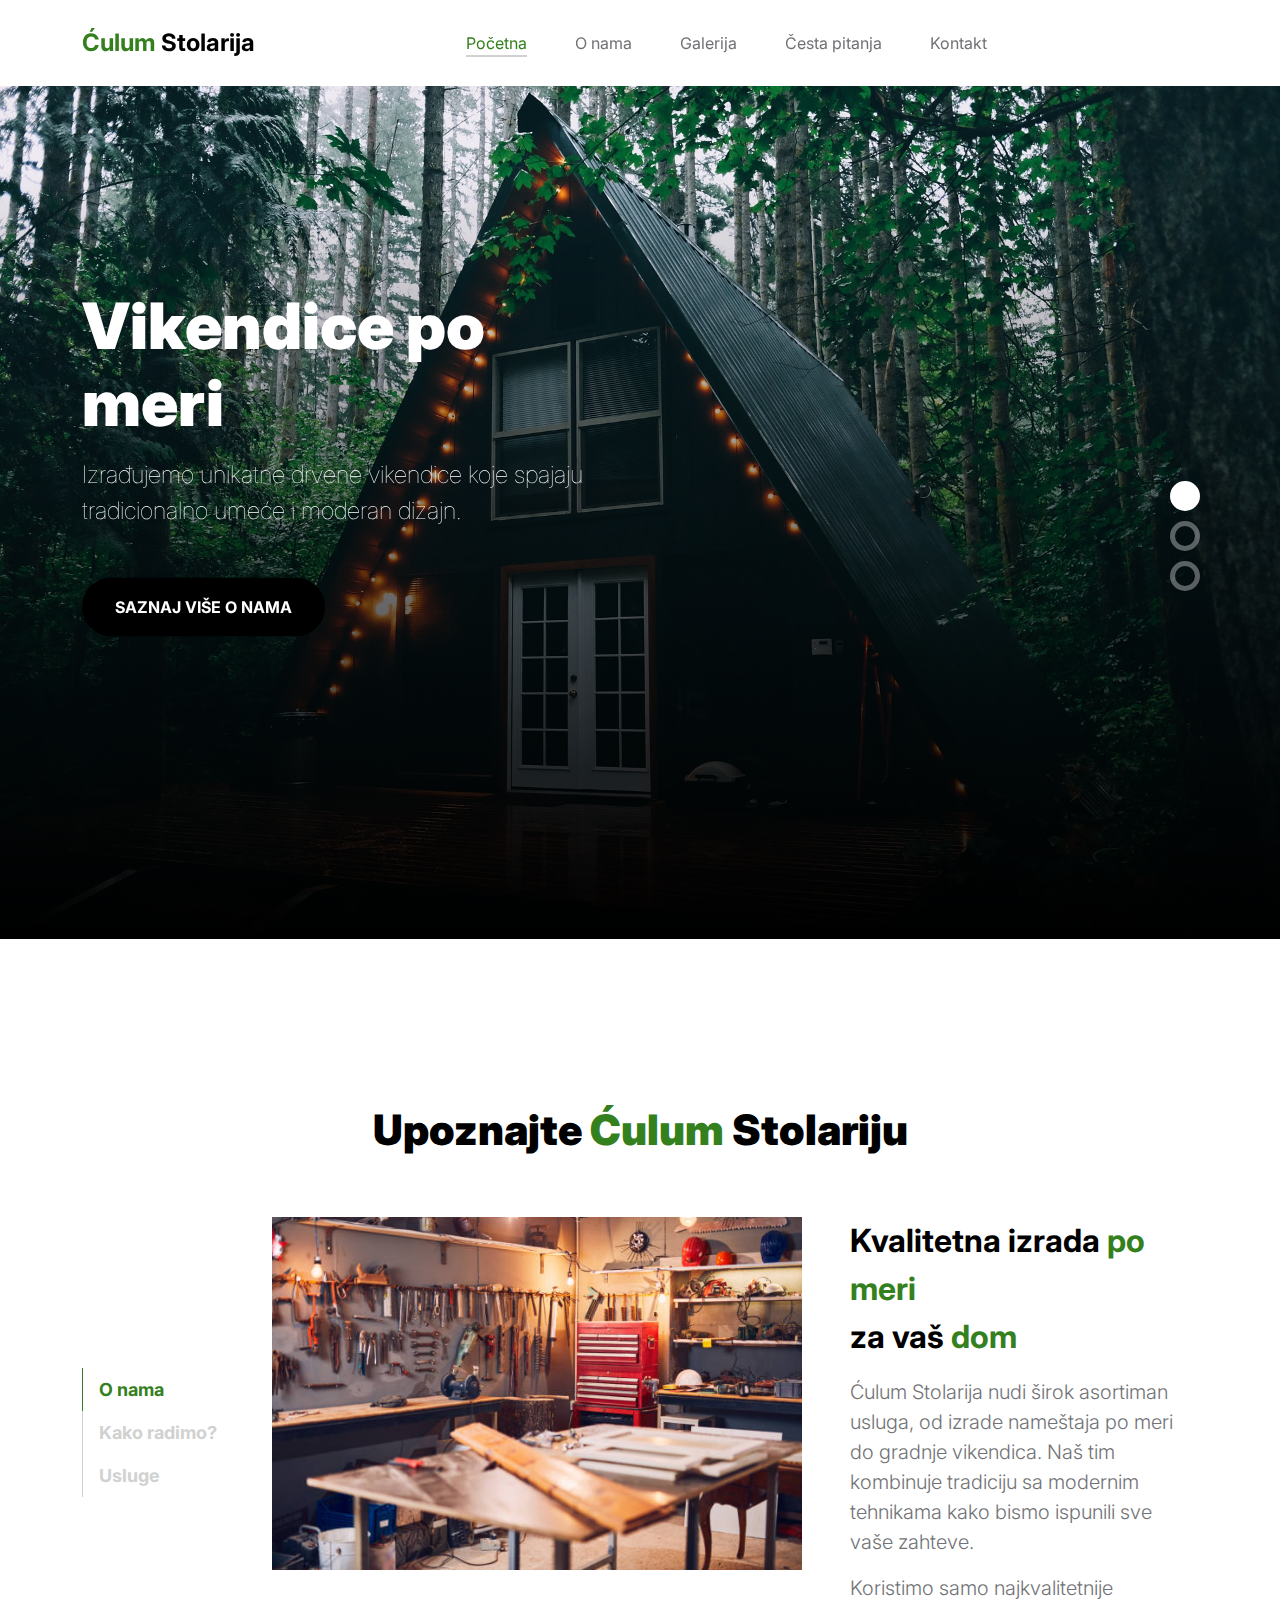
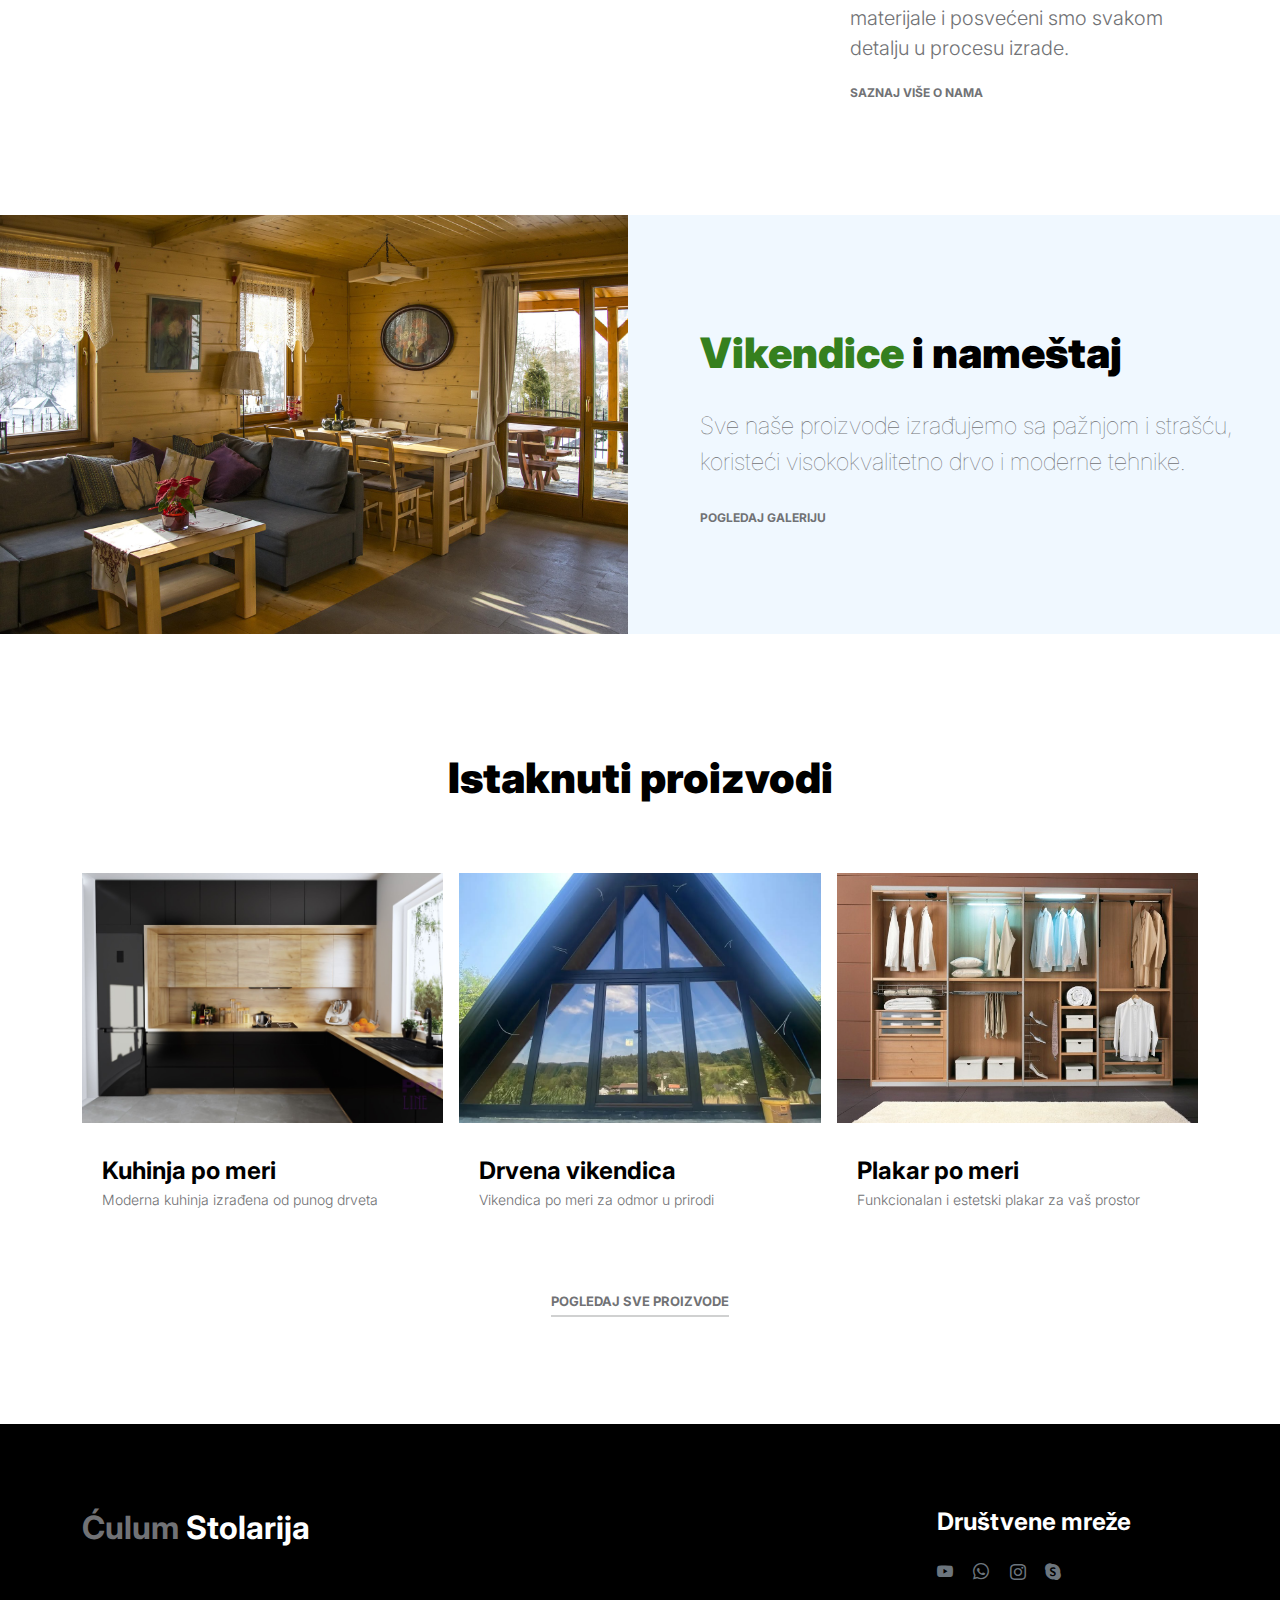
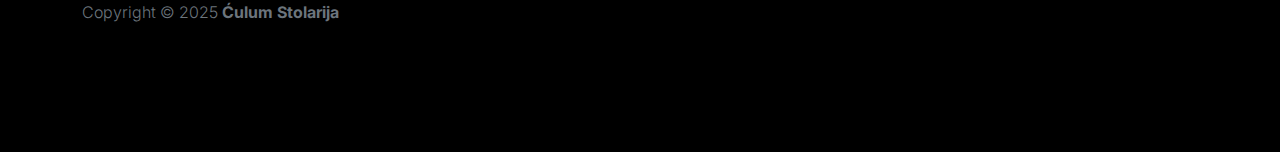
<file: index.html>
<!DOCTYPE html>
<html lang="sr">
  <head>
    <meta charset="utf-8" />
    <meta name="viewport" content="width=device-width, initial-scale=1" />

    <meta
      name="description"
      content="Ćulum Stolarija - Vaš pouzdan partner za izradu nameštaja i vikendica po meri. Kvalitetna izrada, tradicionalno umeće i moderan dizajn."
    />
    <meta name="author" content="Ćulum Stolarija" />

    <title>Ćulum Stolarija - Nameštaj i Vikendice</title>

    <!-- CSS FILES -->
    <link rel="preconnect" href="https://fonts.googleapis.com" />

    <link rel="preconnect" href="https://fonts.gstatic.com" crossorigin />

    <link
      href="https://fonts.googleapis.com/css2?family=Inter:wght@100;300;400;700;900&display=swap"
      rel="stylesheet"
    />

    <link href="css/bootstrap.min.css" rel="stylesheet" />
    <link href="css/bootstrap-icons.css" rel="stylesheet" />

    <link rel="stylesheet" href="css/slick.css" />

    <link href="css/custom.css" rel="stylesheet" />
  </head>

  <body>
    <section class="preloader">
      <div class="spinner">
        <span class="sk-inner-circle"></span>
      </div>
    </section>

    <main>
      <nav class="navbar navbar-expand-lg">
        <div class="container">
          <button
            class="navbar-toggler"
            type="button"
            data-bs-toggle="collapse"
            data-bs-target="#navbarNav"
            aria-controls="navbarNav"
            aria-expanded="false"
            aria-label="Toggle navigation"
          >
            <span class="navbar-toggler-icon"></span>
          </button>

          <a class="navbar-brand" href="index.html">
            <strong><span>Ćulum</span> Stolarija</strong>
          </a>

          <div class="collapse navbar-collapse" id="navbarNav">
            <ul class="navbar-nav mx-auto">
              <li class="nav-item">
                <a class="nav-link active" href="index.html">Početna</a>
              </li>

              <li class="nav-item">
                <a class="nav-link" href="about.html">O nama</a>
              </li>

              <li class="nav-item">
                <a class="nav-link" href="gallery.html">Galerija</a>
              </li>

              <li class="nav-item">
                <a class="nav-link" href="faq.html">Česta pitanja</a>
              </li>

              <li class="nav-item">
                <a class="nav-link" href="contact.html">Kontakt</a>
              </li>
            </ul>
          </div>
        </div>
      </nav>

      <section class="slick-slideshow">
        <div class="slick-custom">
          <img
            src="images/slideshow/wooden-cabin-forest.jpg"
            class="img-fluid"
            alt="Drvena vikendica u šumi"
          />

          <div class="slick-bottom">
            <div class="container">
              <div class="row">
                <div class="col-lg-6 col-10">
                  <h1 class="slick-title">Vikendice po meri</h1>

                  <p class="lead text-white mt-lg-3 mb-lg-5">
                    Izrađujemo unikatne drvene vikendice koje spajaju
                    tradicionalno umeće i moderan dizajn.
                  </p>

                  <a href="about.html" class="btn custom-btn"
                    >Saznaj više o nama</a
                  >
                </div>
              </div>
            </div>
          </div>
        </div>

        <div class="slick-custom">
          <img
            src="images/slideshow/custom-furniture-workshop.jpg"
            class="img-fluid"
            alt="Radionica za izradu nameštaja"
          />

          <div class="slick-bottom">
            <div class="container">
              <div class="row">
                <div class="col-lg-6 col-10">
                  <h1 class="slick-title">Kvalitetan nameštaj</h1>

                  <p class="lead text-white mt-lg-3 mb-lg-5">
                    Ručno izrađen nameštaj po vašim željama, uz naglasak na
                    trajnost i estetiku.
                  </p>

                  <a href="gallery.html" class="btn custom-btn"
                    >Pogledaj galeriju</a
                  >
                </div>
              </div>
            </div>
          </div>
        </div>

        <div class="slick-custom">
          <img
            src="images/slideshow/carpenter-at-work.jpg"
            class="img-fluid"
            alt="Stolar na poslu"
          />

          <div class="slick-bottom">
            <div class="container">
              <div class="row">
                <div class="col-lg-6 col-10">
                  <h1 class="slick-title">Kontaktirajte nas</h1>

                  <p class="lead text-white mt-lg-3 mb-lg-5">
                    Imate ideju za projekat? Obratite nam se i zajedno ćemo je
                    ostvariti!
                  </p>

                  <a href="contact.html" class="btn custom-btn"
                    >Radite sa nama</a
                  >
                </div>
              </div>
            </div>
          </div>
        </div>
      </section>

      <section class="about section-padding">
        <div class="container">
          <div class="row">
            <div class="col-12 text-center">
              <h2 class="mb-5">Upoznajte <span>Ćulum</span> Stolariju</h2>
            </div>

            <div class="col-lg-2 col-12 mt-auto mb-auto">
              <ul
                class="nav nav-pills mb-5 mx-auto justify-content-center align-items-center"
                id="pills-tab"
                role="tablist"
              >
                <li class="nav-item" role="presentation">
                  <button
                    class="nav-link active"
                    id="pills-home-tab"
                    data-bs-toggle="pill"
                    data-bs-target="#pills-home"
                    type="button"
                    role="tab"
                    aria-controls="pills-home"
                    aria-selected="true"
                  >
                    O nama
                  </button>
                </li>

                <li class="nav-item" role="presentation">
                  <button
                    class="nav-link"
                    id="pills-youtube-tab"
                    data-bs-toggle="pill"
                    data-bs-target="#pills-youtube"
                    type="button"
                    role="tab"
                    aria-controls="pills-youtube"
                    aria-selected="true"
                  >
                    Kako radimo?
                  </button>
                </li>

                <li class="nav-item" role="presentation">
                  <button
                    class="nav-link"
                    id="pills-skill-tab"
                    data-bs-toggle="pill"
                    data-bs-target="#pills-skill"
                    type="button"
                    role="tab"
                    aria-controls="pills-skill"
                    aria-selected="false"
                  >
                    Usluge
                  </button>
                </li>
              </ul>
            </div>

            <div class="col-lg-10 col-12">
              <div class="tab-content mt-2" id="pills-tabContent">
                <div
                  class="tab-pane fade show active"
                  id="pills-home"
                  role="tabpanel"
                  aria-labelledby="pills-home-tab"
                >
                  <div class="row">
                    <div class="col-lg-7 col-12">
                      <img
                        src="images/wooden-furniture-workshop.jpg"
                        class="img-fluid"
                        alt="Radionica za izradu nameštaja"
                      />
                    </div>

                    <div class="col-lg-5 col-12">
                      <div
                        class="d-flex flex-column h-100 ms-lg-4 mt-lg-0 mt-5"
                      >
                        <h4 class="mb-3">
                          Kvalitetna izrada <span>po meri</span> <br />za vaš
                          <span>dom</span>
                        </h4>

                        <p>
                          Ćulum Stolarija nudi širok asortiman usluga, od izrade
                          nameštaja po meri do gradnje vikendica. Naš tim
                          kombinuje tradiciju sa modernim tehnikama kako bismo
                          ispunili sve vaše zahteve.
                        </p>

                        <p>
                          Koristimo samo najkvalitetnije materijale i posvećeni
                          smo svakom detalju u procesu izrade.
                        </p>

                        <div class="mt-2 mt-lg-auto">
                          <a href="about.html" class="custom-link mb-2">
                            Saznaj više o nama
                            <i class="bi-arrow-right ms-2"></i>
                          </a>
                        </div>
                      </div>
                    </div>
                  </div>
                </div>

                <div
                  class="tab-pane fade"
                  id="pills-youtube"
                  role="tabpanel"
                  aria-labelledby="pills-youtube-tab"
                >
                  <div class="row">
                    <div class="col-lg-7 col-12">
                      <div class="ratio ratio-16x9">
                        <iframe
                          src="https://www.youtube-nocookie.com/embed/QNgJjm0JX7Y?controls=0"
                          title="YouTube video player"
                          frameborder="0"
                          allow="accelerometer; autoplay; clipboard-write; encrypted-media; gyroscope; picture-in-picture"
                          allowfullscreen
                        ></iframe>
                      </div>
                    </div>

                    <div class="col-lg-5 col-12">
                      <div
                        class="d-flex flex-column h-100 ms-lg-4 mt-lg-0 mt-5"
                      >
                        <h4 class="mb-3">Način rada</h4>

                        <p>
                          Više od 10 godina iskustva u stolarskom zanatu
                          omogućava nam da svaki projekat završimo sa
                          preciznošću i strašću.
                        </p>

                        <p>
                          Izrađujemo sve od kuhinja, plakara, do kompletnih
                          drvenih vikendica, uz konsultacije sa klijentima u
                          svakoj fazi projekta.
                        </p>

                        <div class="mt-2 mt-lg-auto">
                          <a href="contact.html" class="custom-link mb-2">
                            Radite sa nama
                            <i class="bi-arrow-right ms-2"></i>
                          </a>
                        </div>
                      </div>
                    </div>
                  </div>
                </div>

                <div
                  class="tab-pane fade"
                  id="pills-skill"
                  role="tabpanel"
                  aria-labelledby="pills-skill-tab"
                >
                  <div class="row">
                    <div class="col-lg-7 col-12">
                      <img
                        src="images/carpentry-tools.jpg"
                        class="img-fluid"
                        alt="Stolarski alati"
                      />
                    </div>

                    <div class="col-lg-5 col-12">
                      <div
                        class="d-flex flex-column h-100 ms-lg-4 mt-lg-0 mt-5"
                      >
                        <h4 class="mb-3">Naše usluge</h4>

                        <p>
                          Pružamo širok spektar stolarskih usluga, uključujući
                          izradu nameštaja, unutrašnje enterijere i gradnju
                          vikendica.
                        </p>

                        <div class="skill-thumb mt-3">
                          <strong>Izrada nameštaja</strong>
                          <div class="progress">
                            <div
                              class="progress-bar progress-bar-primary"
                              role="progressbar"
                              aria-valuenow="95"
                              aria-valuemin="0"
                              aria-valuemax="100"
                              style="width: 95%"
                            ></div>
                          </div>

                          <strong>Gradnja vikendica</strong>
                          <div class="progress">
                            <div
                              class="progress-bar progress-bar-primary"
                              role="progressbar"
                              aria-valuenow="85"
                              aria-valuemin="0"
                              aria-valuemax="100"
                              style="width: 85%"
                            ></div>
                          </div>

                          <strong>Enterijeri po meri</strong>
                          <div class="progress">
                            <div
                              class="progress-bar progress-bar-primary"
                              role="progressbar"
                              aria-valuenow="90"
                              aria-valuemin="0"
                              aria-valuemax="100"
                              style="width: 90%"
                            ></div>
                          </div>
                        </div>

                        <div class="mt-2 mt-lg-auto">
                          <a href="gallery.html" class="custom-link mb-2">
                            Pogledaj galeriju
                            <i class="bi-arrow-right ms-2"></i>
                          </a>
                        </div>
                      </div>
                    </div>
                  </div>
                </div>
              </div>
            </div>
          </div>
        </div>
      </section>

      <section class="front-product">
        <div class="container-fluid p-0">
          <div class="row align-items-center">
            <div class="col-lg-6 col-12">
              <img
                src="images/cabin-interior.jpg"
                class="img-fluid"
                alt="Enterijer drvene vikendice"
              />
            </div>

            <div class="col-lg-6 col-12">
              <div class="px-5 py-5 py-lg-0">
                <h2 class="mb-4"><span>Vikendice</span> i nameštaj</h2>

                <p class="lead mb-4">
                  Sve naše proizvode izrađujemo sa pažnjom i strašću, koristeći
                  visokokvalitetno drvo i moderne tehnike.
                </p>

                <a href="gallery.html" class="custom-link">
                  Pogledaj galeriju
                  <i class="bi-arrow-right ms-2"></i>
                </a>
              </div>
            </div>
          </div>
        </div>
      </section>

      <section class="featured-product section-padding">
        <div class="container">
          <div class="row g-3">
            <div class="col-12 text-center">
              <h2 class="mb-5">Istaknuti proizvodi</h2>
            </div>

            <div class="col-lg-4 col-12 mb-3">
              <div class="p-0 add-shadow">
                <div class="product-thumb">
                  <img
                    src="images/product/kitchen-furniture.jpg"
                    class="img-fluid product-image"
                    alt="Kuhinja po meri"
                  />

                  <div class="product-info d-flex bg-section">
                    <div>
                      <h5 class="product-title mb-0">Kuhinja po meri</h5>

                      <p class="product-p">
                        Moderna kuhinja izrađena od punog drveta
                      </p>
                    </div>
                  </div>
                </div>
              </div>
            </div>

            <div class="col-lg-4 col-12 mb-3">
              <div class="p-0 add-shadow">
                <div class="product-thumb">
                  <img
                    src="images/product/wooden-cabin.jpeg"
                    class="img-fluid product-image"
                    alt="Drvena vikendica"
                  />

                  <div class="product-info d-flex bg-section">
                    <div>
                      <h5 class="product-title mb-0">Drvena vikendica</h5>

                      <p class="product-p">
                        Vikendica po meri za odmor u prirodi
                      </p>
                    </div>
                  </div>
                </div>
              </div>
            </div>

            <div class="col-lg-4 col-12 mb-3">
              <div class="p-0 add-shadow">
                <div class="product-thumb">
                  <img
                    src="images/product/custom-wardrobe.jpg"
                    class="img-fluid product-image"
                    alt="Plakar po meri"
                  />

                  <div class="product-info d-flex bg-section">
                    <div>
                      <h5 class="product-title mb-0">Plakar po meri</h5>

                      <p class="product-p">
                        Funkcionalan i estetski plakar za vaš prostor
                      </p>
                    </div>
                  </div>
                </div>
              </div>
            </div>

            <div class="col-12 text-center">
              <a href="gallery.html" class="view-all">Pogledaj sve proizvode</a>
            </div>
          </div>
        </div>
      </section>
    </main>

    <footer class="site-footer">
      <div class="container">
        <div class="row">
          <div class="col-lg-3 col-10 me-auto mb-4">
            <h4 class="text-white mb-3">
              <a href="index.html">Ćulum</a> Stolarija
            </h4>
            <p class="copyright-text text-muted mt-lg-5 mb-4 mb-lg-0">
              Copyright © 2025 <strong>Ćulum Stolarija</strong>
            </p>
            <br />
          </div>

          <div class="col-lg-3 col-4">
            <h5 class="text-white mb-3">Društvene mreže</h5>

            <ul class="social-icon">
              <li><a href="#" class="social-icon-link bi-youtube"></a></li>

              <li><a href="#" class="social-icon-link bi-whatsapp"></a></li>

              <li><a href="#" class="social-icon-link bi-instagram"></a></li>

              <li><a href="#" class="social-icon-link bi-skype"></a></li>
            </ul>
          </div>
        </div>
      </div>
    </footer>

    <!-- JAVASCRIPT FILES -->
    <script src="js/jquery.min.js"></script>
    <script src="js/bootstrap.bundle.min.js"></script>
    <script src="js/Headroom.js"></script>
    <script src="js/jQuery.headroom.js"></script>
    <script src="js/slick.min.js"></script>
    <script src="js/custom.js"></script>
  </body>
</html>
</file>
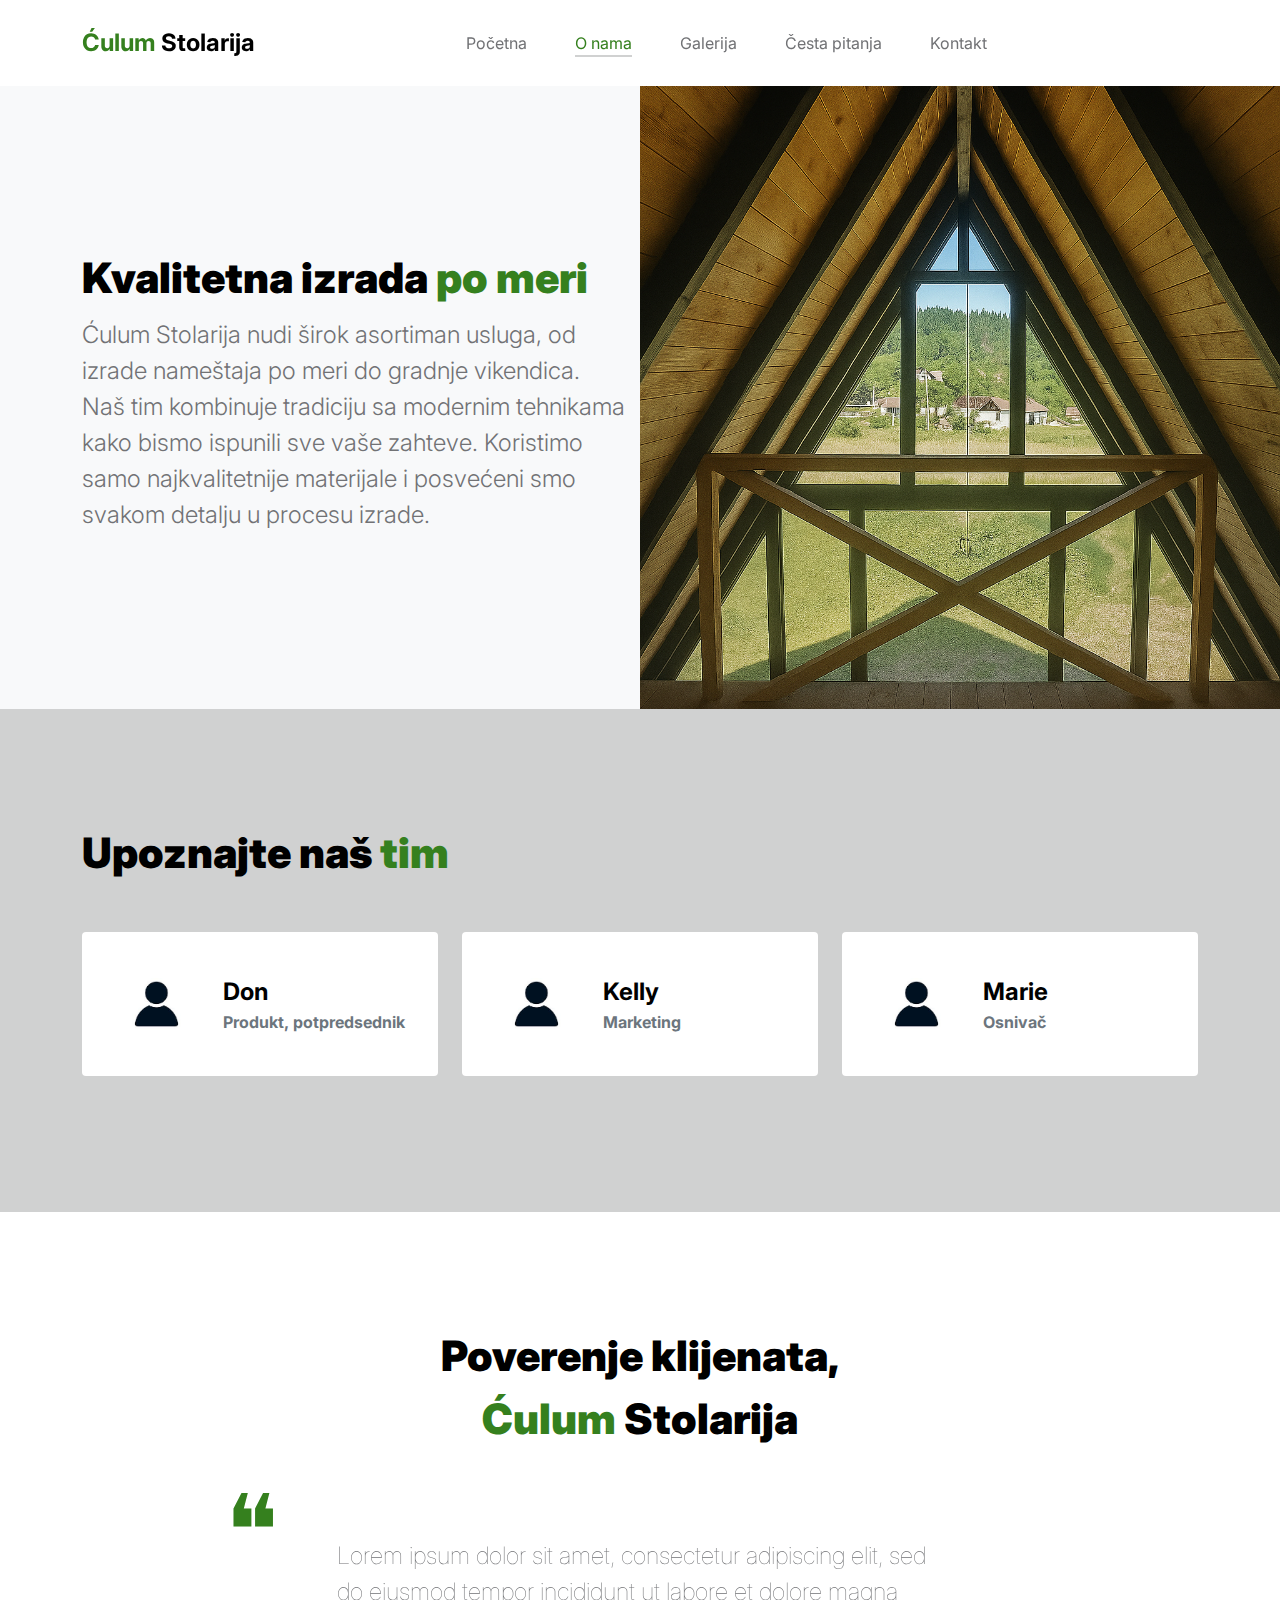
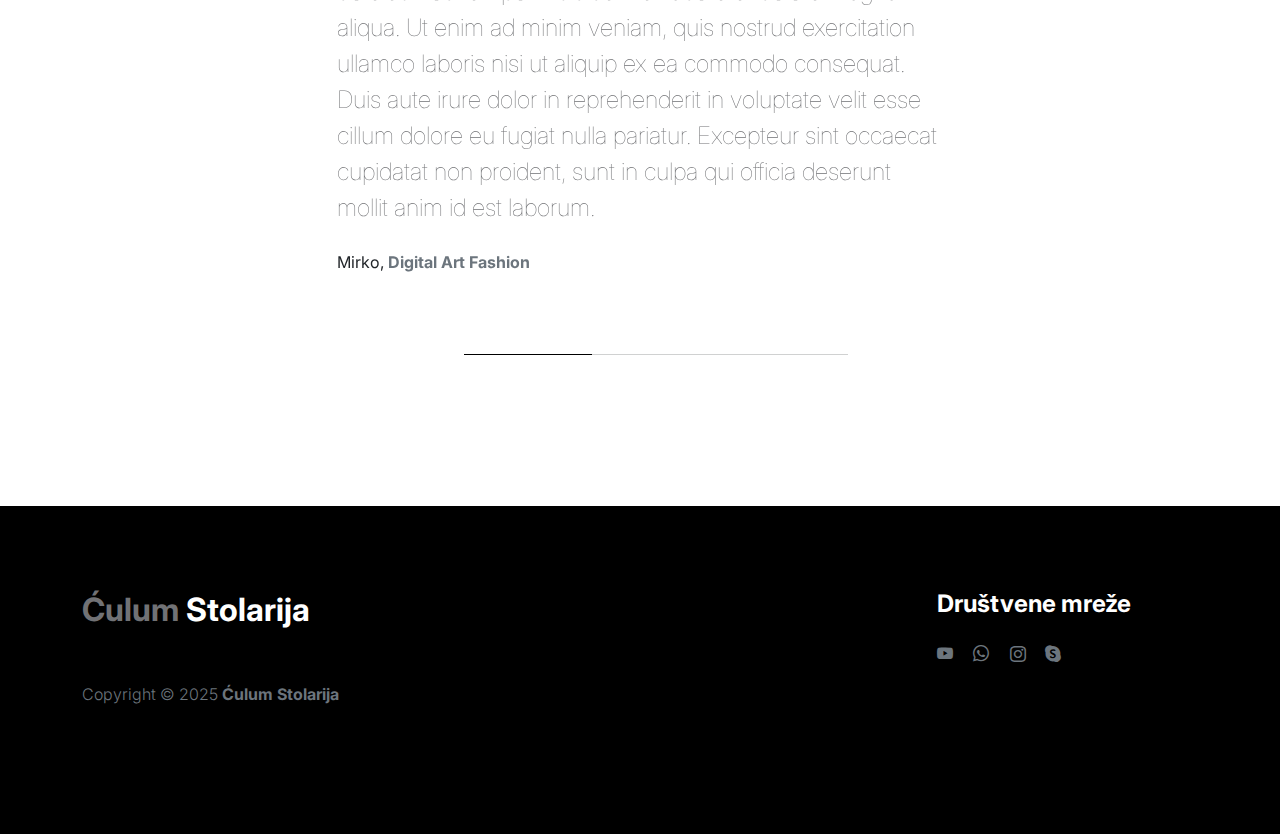
<file: about.html>
<!DOCTYPE html>
<html lang="sr">
  <head>
    <meta charset="utf-8" />
    <meta name="viewport" content="width=device-width, initial-scale=1" />

    <meta
      name="description"
      content="Ćulum Stolarija - Vaš pouzdan partner za izradu nameštaja i vikendica po meri. Kvalitetna izrada, tradicionalno umeće i moderan dizajn."
    />
    <meta name="author" content="Ćulum Stolarija" />

    <title>Ćulum Stolarija - O nama</title>

    <!-- CSS FILES -->
    <link rel="preconnect" href="https://fonts.googleapis.com" />

    <link rel="preconnect" href="https://fonts.gstatic.com" crossorigin />

    <link
      href="https://fonts.googleapis.com/css2?family=Inter:wght@100;300;400;700;900&display=swap"
      rel="stylesheet"
    />

    <link href="css/bootstrap.min.css" rel="stylesheet" />
    <link href="css/bootstrap-icons.css" rel="stylesheet" />

    <link rel="stylesheet" href="css/slick.css" />

    <link href="css/custom.css" rel="stylesheet" />

    <style></style>
  </head>

  <body>
    <section class="preloader">
      <div class="spinner">
        <span class="sk-inner-circle"></span>
      </div>
    </section>

    <main>
      <nav class="navbar navbar-expand-lg">
        <div class="container">
          <button
            class="navbar-toggler"
            type="button"
            data-bs-toggle="collapse"
            data-bs-target="#navbarNav"
            aria-controls="navbarNav"
            aria-expanded="false"
            aria-label="Toggle navigation"
          >
            <span class="navbar-toggler-icon"></span>
          </button>

          <a class="navbar-brand" href="index.html">
            <strong><span>Ćulum</span> Stolarija</strong>
          </a>

          <div class="collapse navbar-collapse" id="navbarNav">
            <ul class="navbar-nav mx-auto">
              <li class="nav-item">
                <a class="nav-link" href="index.html">Početna</a>
              </li>

              <li class="nav-item">
                <a class="nav-link active" href="about.html">O nama</a>
              </li>

              <li class="nav-item">
                <a class="nav-link" href="gallery.html">Galerija</a>
              </li>

              <li class="nav-item">
                <a class="nav-link" href="faq.html">Česta pitanja</a>
              </li>

              <li class="nav-item">
                <a class="nav-link" href="contact.html">Kontakt</a>
              </li>
            </ul>
          </div>
        </div>
      </nav>

      <header class="site-header section-padding-img site-header-image">
        <div class="container">
          <div class="row">
            <div class="col-lg-6 col-12 header-info">
              <h2>Kvalitetna izrada <span>po meri</span></h2>
              <p class="lead fw-light">
                Ćulum Stolarija nudi širok asortiman usluga, od izrade nameštaja
                po meri do gradnje vikendica. Naš tim kombinuje tradiciju sa
                modernim tehnikama kako bismo ispunili sve vaše zahteve.
                Koristimo samo najkvalitetnije materijale i posvećeni smo svakom
                detalju u procesu izrade.
              </p>
            </div>
          </div>
        </div>

        <img
          src="images/cabin-interior.png"
          class="header-image img-fluid"
          alt=""
        />
      </header>

      <section class="team section-padding">
        <div class="container">
          <div class="row">
            <div class="col-12">
              <h2 class="mb-5">Upoznajte naš <span>tim</span></h2>
            </div>

            <div class="col-lg-4 mb-4 col-12">
              <div class="team-thumb d-flex align-items-center">
                <img
                  src="images/people/person.jpeg"
                  class="img-fluid custom-circle-image team-image me-4"
                  alt=""
                />

                <div class="team-info">
                  <h5 class="mb-0">Don</h5>
                  <strong class="text-muted">Produkt, potpredsednik</strong>
                </div>
              </div>
            </div>

            <div class="col-lg-4 mb-4 col-12">
              <div class="team-thumb d-flex align-items-center">
                <img
                  src="images/people/person.jpeg"
                  class="img-fluid custom-circle-image team-image me-4"
                  alt=""
                />

                <div class="team-info">
                  <h5 class="mb-0">Kelly</h5>
                  <strong class="text-muted">Marketing</strong>
                </div>
              </div>
            </div>

            <div class="col-lg-4 mb-lg-0 mb-4 col-12">
              <div class="team-thumb d-flex align-items-center">
                <img
                  src="images/people/person.jpeg"
                  class="img-fluid custom-circle-image team-image me-4"
                  alt=""
                />

                <div class="team-info">
                  <h5 class="mb-0">Marie</h5>
                  <strong class="text-muted">Osnivač</strong>
                </div>
              </div>
            </div>
          </div>
        </div>
      </section>

      <section class="testimonial section-padding">
        <div class="container">
          <div class="row">
            <div class="col-lg-9 mx-auto col-11">
              <h2 class="text-center">
                Poverenje klijenata, <br />
                <span>Ćulum</span> Stolarija
              </h2>

              <div class="slick-testimonial">
                <div class="slick-testimonial-caption">
                  <p class="lead">
                    Lorem ipsum dolor sit amet, consectetur adipiscing elit, sed
                    do eiusmod tempor incididunt ut labore et dolore magna
                    aliqua. Ut enim ad minim veniam, quis nostrud exercitation
                    ullamco laboris nisi ut aliquip ex ea commodo consequat.
                    Duis aute irure dolor in reprehenderit in voluptate velit
                    esse cillum dolore eu fugiat nulla pariatur. Excepteur sint
                    occaecat cupidatat non proident, sunt in culpa qui officia
                    deserunt mollit anim id est laborum.
                  </p>

                  <div
                    class="slick-testimonial-client d-flex align-items-center mt-4"
                  >
                    <span
                      >Mirko,
                      <strong class="text-muted"
                        >Digital Art Fashion</strong
                      ></span
                    >
                  </div>
                </div>

                <div class="slick-testimonial-caption">
                  <p class="lead">
                    Lorem ipsum dolor sit amet, consectetur adipiscing elit, sed
                    do eiusmod tempor incididunt ut labore et dolore magna
                    aliqua. Ut enim ad minim veniam, quis nostrud exercitation
                    ullamco laboris nisi ut aliquip ex ea commodo consequat.
                    Duis aute irure dolor in reprehenderit in voluptate velit
                    esse cillum dolore eu fugiat nulla pariatur. Excepteur sint
                    occaecat cupidatat non proident, sunt in culpa qui officia
                    deserunt mollit anim id est laborum.
                  </p>

                  <div
                    class="slick-testimonial-client d-flex align-items-center mt-4"
                  >
                    <span
                      >Marko,
                      <strong class="text-muted"
                        >Zoom Fashion Idea</strong
                      ></span
                    >
                  </div>
                </div>

                <div class="slick-testimonial-caption">
                  <p class="lead">
                    Lorem ipsum dolor sit amet, consectetur adipiscing elit, sed
                    do eiusmod tempor incididunt ut labore et dolore magna
                    aliqua. Ut enim ad minim veniam, quis nostrud exercitation
                    ullamco laboris nisi ut aliquip ex ea commodo consequat.
                    Duis aute irure dolor in reprehenderit in voluptate velit
                    esse cillum dolore eu fugiat nulla pariatur. Excepteur sint
                    occaecat cupidatat non proident, sunt in culpa qui officia
                    deserunt mollit anim id est laborum.
                  </p>

                  <div
                    class="slick-testimonial-client d-flex align-items-center mt-4"
                  >
                    <span
                      >Rajko,
                      <strong class="text-muted"
                        >Art Fashion Design</strong
                      ></span
                    >
                  </div>
                </div>
              </div>
            </div>
          </div>
        </div>
      </section>
    </main>

    <footer class="site-footer">
      <div class="container">
        <div class="row">
          <div class="col-lg-3 col-10 me-auto mb-4">
            <h4 class="text-white mb-3">
              <a href="index.html">Ćulum</a> Stolarija
            </h4>
            <p class="copyright-text text-muted mt-lg-5 mb-4 mb-lg-0">
              Copyright © 2025 <strong>Ćulum Stolarija</strong>
            </p>
            <br />
          </div>

          <div class="col-lg-3 col-4">
            <h5 class="text-white mb-3">Društvene mreže</h5>

            <ul class="social-icon">
              <li><a href="#" class="social-icon-link bi-youtube"></a></li>

              <li><a href="#" class="social-icon-link bi-whatsapp"></a></li>

              <li><a href="#" class="social-icon-link bi-instagram"></a></li>

              <li><a href="#" class="social-icon-link bi-skype"></a></li>
            </ul>
          </div>
        </div>
      </div>
    </footer>

    <!-- JAVASCRIPT FILES -->
    <script src="js/jquery.min.js"></script>
    <script src="js/bootstrap.bundle.min.js"></script>
    <script src="js/Headroom.js"></script>
    <script src="js/jQuery.headroom.js"></script>
    <script src="js/slick.min.js"></script>
    <script src="js/custom.js"></script>
  </body>
</html>
</file>
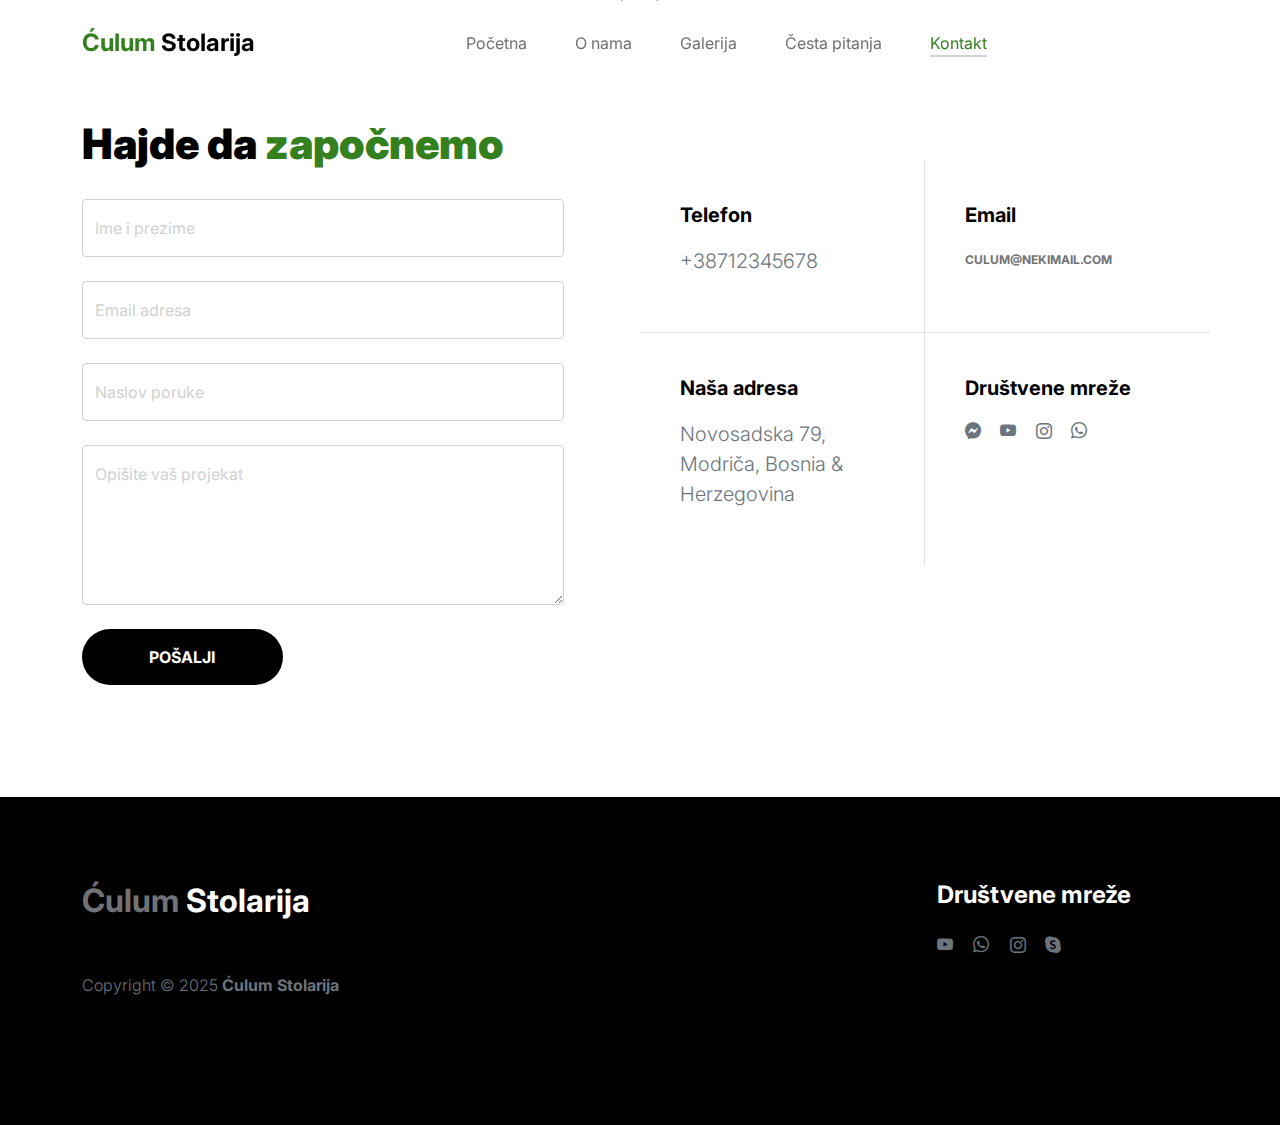
<file: contact.html>
<!DOCTYPE html>
<html lang="sr">
  <head>
    <meta charset="utf-8" />
    <meta name="viewport" content="width=device-width, initial-scale=1" />

    <meta name="description" content="" />
    <meta name="author" content="" />

    <title>Ćulum Stolarija - Kontakt Stranica</title>

    <!-- CSS FILES -->
    <link rel="preconnect" href="https://fonts.googleapis.com" />
    <link rel="preconnect" href="https://fonts.gstatic.com" crossorigin />
    <link
      href="https://fonts.googleapis.com/css2?family=Inter:wght@100;300;400;700;900&display=swap"
      rel="stylesheet"
    />

    <link href="css/bootstrap.min.css" rel="stylesheet" />
    <link href="css/bootstrap-icons.css" rel="stylesheet" />
    <link rel="stylesheet" href="css/slick.css" />
    <link href="css/custom.css" rel="stylesheet" />
  </head>

  <body>
    <section class="preloader">
      <div class="spinner">
        <span class="sk-inner-circle"></span>
      </div>
    </section>

    <main>
      <nav class="navbar navbar-expand-lg">
        <div class="container">
          <button
            class="navbar-toggler"
            type="button"
            data-bs-toggle="collapse"
            data-bs-target="#navbarNav"
            aria-controls="navbarNav"
            aria-expanded="false"
            aria-label="Toggle navigation"
          >
            <span class="navbar-toggler-icon"></span>
          </button>

          <a class="navbar-brand" href="index.html">
            <strong><span>Ćulum</span> Stolarija</strong>
          </a>

          <div class="collapse navbar-collapse" id="navbarNav">
            <ul class="navbar-nav mx-auto">
              <li class="nav-item">
                <a class="nav-link" href="index.html">Početna</a>
              </li>

              <li class="nav-item">
                <a class="nav-link" href="about.html">O nama</a>
              </li>

              <li class="nav-item">
                <a class="nav-link" href="gallery.html">Galerija</a>
              </li>

              <li class="nav-item">
                <a class="nav-link" href="faq.html">Česta pitanja</a>
              </li>

              <li class="nav-item">
                <a class="nav-link active" href="contact.html">Kontakt</a>
              </li>
            </ul>
          </div>
        </div>
      </nav>

      <section class="contact section-padding">
        <div class="container">
          <div class="row">
            <div class="col-lg-6 col-12">
              <h2 class="mb-4">Hajde da <span>započnemo</span></h2>

              <form class="contact-form me-lg-5 pe-lg-3" role="form">
                <div class="form-floating">
                  <input
                    type="text"
                    name="name"
                    id="name"
                    class="form-control"
                    placeholder="Ime i prezime"
                    required
                  />
                  <label for="name">Ime i prezime</label>
                </div>

                <div class="form-floating my-4">
                  <input
                    type="email"
                    name="email"
                    id="email"
                    pattern="[^ @]*@[^ @]*"
                    class="form-control"
                    placeholder="Email adresa"
                    required
                  />
                  <label for="email">Email adresa</label>
                </div>

                <div class="form-floating my-4">
                  <input
                    type="text"
                    name="subject"
                    id="subject"
                    class="form-control"
                    placeholder="Naslov poruke"
                    required
                  />
                  <label for="subject">Naslov poruke</label>
                </div>

                <div class="form-floating mb-4">
                  <textarea
                    id="message"
                    name="message"
                    class="form-control"
                    placeholder="Opišite vaš projekat"
                    required
                    style="height: 160px"
                  ></textarea>
                  <label for="message">Opišite vaš projekat</label>
                </div>

                <div class="col-lg-5 col-6">
                  <button type="submit" class="form-control">Pošalji</button>
                </div>
              </form>
            </div>

            <div class="col-lg-6 col-12 mt-5 ms-auto">
              <div class="row">
                <div class="col-6 border-end contact-info">
                  <h6 class="mb-3">Telefon</h6>
                  <p class="text-muted">+38712345678</p>
                </div>

                <div class="col-6 contact-info">
                  <h6 class="mb-3">Email</h6>

                  <a href="mailto:studio@company.com" class="custom-link">
                    culum@nekimail.com
                    <i class="bi-arrow-right ms-2"></i>
                  </a>
                </div>

                <div class="col-6 border-top border-end contact-info">
                  <h6 class="mb-3">Naša adresa</h6>

                  <p class="text-muted">
                    Novosadska 79, Modriča, Bosnia & Herzegovina
                  </p>
                </div>

                <div class="col-6 border-top contact-info">
                  <h6 class="mb-3">Društvene mreže</h6>

                  <ul class="social-icon">
                    <li>
                      <a href="#" class="social-icon-link bi-messenger"></a>
                    </li>
                    <li>
                      <a href="#" class="social-icon-link bi-youtube"></a>
                    </li>
                    <li>
                      <a href="#" class="social-icon-link bi-instagram"></a>
                    </li>
                    <li>
                      <a href="#" class="social-icon-link bi-whatsapp"></a>
                    </li>
                  </ul>
                </div>
              </div>
            </div>
          </div>
        </div>
      </section>
    </main>

    <footer class="site-footer">
      <div class="container">
        <div class="row">
          <div class="col-lg-3 col-10 me-auto mb-4">
            <h4 class="text-white mb-3">
              <a href="index.html">Ćulum</a> Stolarija
            </h4>
            <p class="copyright-text text-muted mt-lg-5 mb-4 mb-lg-0">
              Copyright © 2025 <strong>Ćulum Stolarija</strong>
            </p>
            <br />
          </div>

          <div class="col-lg-3 col-4">
            <h5 class="text-white mb-3">Društvene mreže</h5>

            <ul class="social-icon">
              <li><a href="#" class="social-icon-link bi-youtube"></a></li>
              <li><a href="#" class="social-icon-link bi-whatsapp"></a></li>
              <li><a href="#" class="social-icon-link bi-instagram"></a></li>
              <li><a href="#" class="social-icon-link bi-skype"></a></li>
            </ul>
          </div>
        </div>
      </div>
    </footer>

    <script src="js/jquery.min.js"></script>
    <script src="js/bootstrap.bundle.min.js"></script>
    <script src="js/Headroom.js"></script>
    <script src="js/jQuery.headroom.js"></script>
    <script src="js/slick.min.js"></script>
    <script src="js/custom.js"></script>
  </body>
</html>
</file>
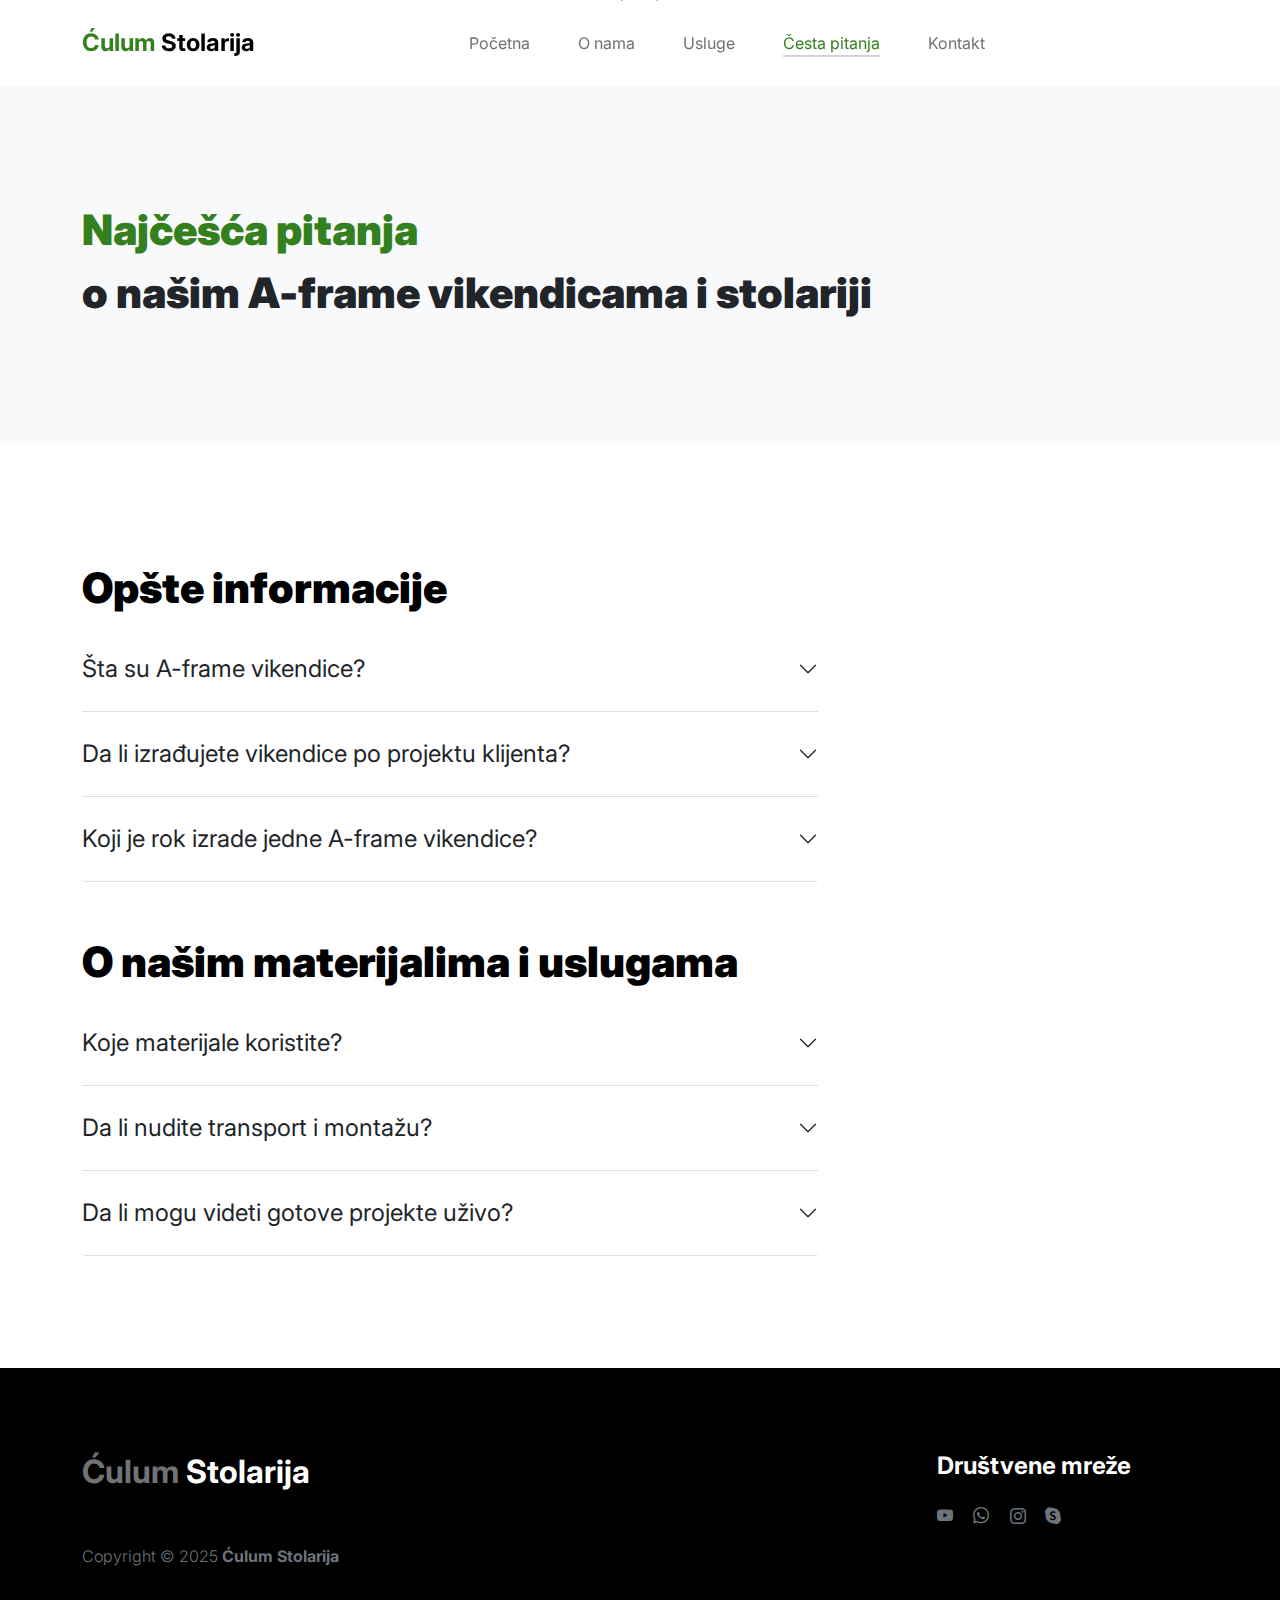
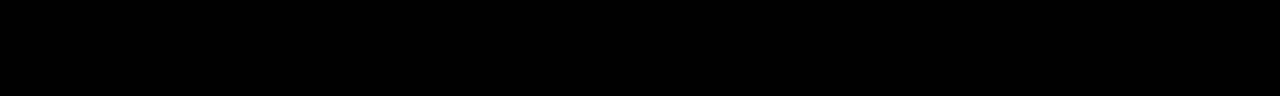
<file: faq.html>
<!DOCTYPE html>
<html lang="en">
  <head>
    <meta charset="utf-8" />
    <meta name="viewport" content="width=device-width, initial-scale=1" />

    <meta name="description" content="" />
    <meta name="author" content="" />

    <title>Ćulum Stolarija - Česta pitanja</title>

    <!-- CSS FILES -->
    <link rel="preconnect" href="https://fonts.googleapis.com" />

    <link rel="preconnect" href="https://fonts.gstatic.com" crossorigin />

    <link
      href="https://fonts.googleapis.com/css2?family=Inter:wght@100;300;400;700;900&display=swap"
      rel="stylesheet"
    />

    <link href="css/bootstrap.min.css" rel="stylesheet" />
    <link href="css/bootstrap-icons.css" rel="stylesheet" />

    <link rel="stylesheet" href="css/slick.css" />

    <link href="css/custom.css" rel="stylesheet" />
  </head>

  <body>
    <section class="preloader">
      <div class="spinner">
        <span class="sk-inner-circle"></span>
      </div>
    </section>

    <main>
      <nav class="navbar navbar-expand-lg">
        <div class="container">
          <button
            class="navbar-toggler"
            type="button"
            data-bs-toggle="collapse"
            data-bs-target="#navbarNav"
            aria-controls="navbarNav"
            aria-expanded="false"
            aria-label="Toggle navigation"
          >
            <span class="navbar-toggler-icon"></span>
          </button>

          <a class="navbar-brand" href="index.html">
            <strong><span>Ćulum</span> Stolarija</strong>
          </a>

          <div class="collapse navbar-collapse" id="navbarNav">
            <ul class="navbar-nav mx-auto">
              <li class="nav-item">
                <a class="nav-link" href="index.html">Početna</a>
              </li>

              <li class="nav-item">
                <a class="nav-link" href="about.html">O nama</a>
              </li>

              <li class="nav-item">
                <a class="nav-link" href="products.html">Usluge</a>
              </li>

              <li class="nav-item">
                <a class="nav-link active" href="faq.html">Česta pitanja</a>
              </li>

              <li class="nav-item">
                <a class="nav-link" href="contact.html">Kontakt</a>
              </li>
            </ul>
          </div>
        </div>
      </nav>

      <header
        class="site-header section-padding d-flex justify-content-center align-items-center bg-gray"
      >
        <div class="container">
          <div class="row">
            <div class="col-lg-10 col-12">
              <h2>
                <span class="d-block text-primary">Najčešća pitanja</span>
                <span class="d-block text-dark"
                  >o našim A-frame vikendicama i stolariji</span
                >
              </h2>
            </div>
          </div>
        </div>
      </header>
      <section class="faq section-padding">
        <div class="container">
          <div class="row">
            <div class="col-lg-8 col-12">
              <h2>Opšte informacije</h2>
              <div class="accordion" id="accordionGeneral">
                <div class="accordion-item">
                  <h2 class="accordion-header" id="headingOne">
                    <button
                      class="accordion-button collapsed"
                      type="button"
                      data-bs-toggle="collapse"
                      data-bs-target="#accordionGeneralOne"
                      aria-expanded="true"
                      aria-controls="accordionGeneralOne"
                    >
                      Šta su A-frame vikendice?
                    </button>
                  </h2>
                  <div
                    id="accordionGeneralOne"
                    class="accordion-collapse collapse"
                    aria-labelledby="headingOne"
                    data-bs-parent="#accordionGeneral"
                  >
                    <div class="accordion-body">
                      <p class="large-paragraph">
                        <strong>A-frame vikendice</strong> su drvene montažne
                        kuće karakteristične po svom trouglastom obliku koji
                        podseća na slovo „A“. Idealne su za planinske i prirodne
                        ambijente, a mi u Ćulum Stolariji izrađujemo ih po meri
                        i željama klijenata.
                      </p>
                    </div>
                  </div>
                </div>
                <div class="accordion-item">
                  <h2 class="accordion-header" id="headingTwo">
                    <button
                      class="accordion-button collapsed"
                      type="button"
                      data-bs-toggle="collapse"
                      data-bs-target="#accordionGeneralTwo"
                      aria-expanded="false"
                      aria-controls="accordionGeneralTwo"
                    >
                      Da li izrađujete vikendice po projektu klijenta?
                    </button>
                  </h2>
                  <div
                    id="accordionGeneralTwo"
                    class="accordion-collapse collapse"
                    aria-labelledby="headingTwo"
                    data-bs-parent="#accordionGeneral"
                  >
                    <div class="accordion-body">
                      <p class="large-paragraph">
                        Naravno! Možete nam dostaviti svoj projekat ili ideju, a
                        naš tim će zajedno s vama prilagoditi konstrukciju,
                        materijale i završnu obradu tako da vikendica potpuno
                        odgovara vašim potrebama.
                      </p>
                    </div>
                  </div>
                </div>
                <div class="accordion-item">
                  <h2 class="accordion-header" id="headingThree">
                    <button
                      class="accordion-button collapsed"
                      type="button"
                      data-bs-toggle="collapse"
                      data-bs-target="#accordionGeneralThree"
                      aria-expanded="false"
                      aria-controls="accordionGeneralThree"
                    >
                      Koji je rok izrade jedne A-frame vikendice?
                    </button>
                  </h2>
                  <div
                    id="accordionGeneralThree"
                    class="accordion-collapse collapse"
                    aria-labelledby="headingThree"
                    data-bs-parent="#accordionGeneral"
                  >
                    <div class="accordion-body">
                      <p class="large-paragraph">
                        Rok izrade zavisi od veličine i složenosti projekta, ali
                        u proseku traje od <strong>4 do 8 nedelja</strong> od
                        trenutka dogovora i uplate avansa. Montaža na lokaciji
                        obično traje svega nekoliko dana.
                      </p>
                    </div>
                  </div>
                </div>
              </div>
              <h2 class="mt-5">O našim materijalima i uslugama</h2>
              <div class="accordion" id="accordionProduct">
                <div class="accordion-item">
                  <h2 class="accordion-header" id="headingFour">
                    <button
                      class="accordion-button collapsed"
                      type="button"
                      data-bs-toggle="collapse"
                      data-bs-target="#accordionProductOne"
                      aria-expanded="true"
                      aria-controls="accordionProductOne"
                    >
                      Koje materijale koristite?
                    </button>
                  </h2>
                  <div
                    id="accordionProductOne"
                    class="accordion-collapse collapse"
                    aria-labelledby="headingFour"
                    data-bs-parent="#accordionProduct"
                  >
                    <div class="accordion-body">
                      <p class="large-paragraph">
                        Koristimo visokokvalitetno drvo (jela, bor, hrast)
                        sušeno i obrađeno za dugotrajnost. Po želji klijenata,
                        ugrađujemo dodatne termoizolacione slojeve,
                        aluminijumske prozore i modernu PVC stolariju.
                      </p>
                    </div>
                  </div>
                </div>
                <div class="accordion-item">
                  <h2 class="accordion-header" id="headingFive">
                    <button
                      class="accordion-button collapsed"
                      type="button"
                      data-bs-toggle="collapse"
                      data-bs-target="#accordionProductTwo"
                      aria-expanded="false"
                      aria-controls="accordionProductTwo"
                    >
                      Da li nudite transport i montažu?
                    </button>
                  </h2>
                  <div
                    id="accordionProductTwo"
                    class="accordion-collapse collapse"
                    aria-labelledby="headingFive"
                    data-bs-parent="#accordionProduct"
                  >
                    <div class="accordion-body">
                      <p class="large-paragraph">
                        Da, u cenu vikendice uključeni su transport i montaža na
                        teritoriji Srbije. Po potrebi, vršimo isporuku i u
                        regionu uz dogovor oko dodatnih troškova.
                      </p>
                    </div>
                  </div>
                </div>
                <div class="accordion-item">
                  <h2 class="accordion-header" id="headingSix">
                    <button
                      class="accordion-button collapsed"
                      type="button"
                      data-bs-toggle="collapse"
                      data-bs-target="#accordionProductThree"
                      aria-expanded="false"
                      aria-controls="accordionProductThree"
                    >
                      Da li mogu videti gotove projekte uživo?
                    </button>
                  </h2>
                  <div
                    id="accordionProductThree"
                    class="accordion-collapse collapse"
                    aria-labelledby="headingSix"
                    data-bs-parent="#accordionProduct"
                  >
                    <div class="accordion-body">
                      <p class="large-paragraph">
                        Naravno, moguće je posetiti naše prethodne objekte po
                        dogovoru. Na taj način možete videti kvalitet izrade i
                        dobiti realan utisak o prostoru i završnoj obradi.
                      </p>
                    </div>
                  </div>
                </div>
              </div>
            </div>
          </div>
        </div>
      </section>
    </main>

    <footer class="site-footer">
      <div class="container">
        <div class="row">
          <div class="col-lg-3 col-10 me-auto mb-4">
            <h4 class="text-white mb-3">
              <a href="index.html">Ćulum</a> Stolarija
            </h4>
            <p class="copyright-text text-muted mt-lg-5 mb-4 mb-lg-0">
              Copyright © 2025 <strong>Ćulum Stolarija</strong>
            </p>
            <br />
          </div>

          <div class="col-lg-3 col-4">
            <h5 class="text-white mb-3">Društvene mreže</h5>

            <ul class="social-icon">
              <li><a href="#" class="social-icon-link bi-youtube"></a></li>

              <li><a href="#" class="social-icon-link bi-whatsapp"></a></li>

              <li><a href="#" class="social-icon-link bi-instagram"></a></li>

              <li><a href="#" class="social-icon-link bi-skype"></a></li>
            </ul>
          </div>
        </div>
      </div>
    </footer>

    <!-- JAVASCRIPT FILES -->
    <script src="js/jquery.min.js"></script>
    <script src="js/bootstrap.bundle.min.js"></script>
    <script src="js/Headroom.js"></script>
    <script src="js/jQuery.headroom.js"></script>
    <script src="js/slick.min.js"></script>
    <script src="js/custom.js"></script>
  </body>
</html>
</file>
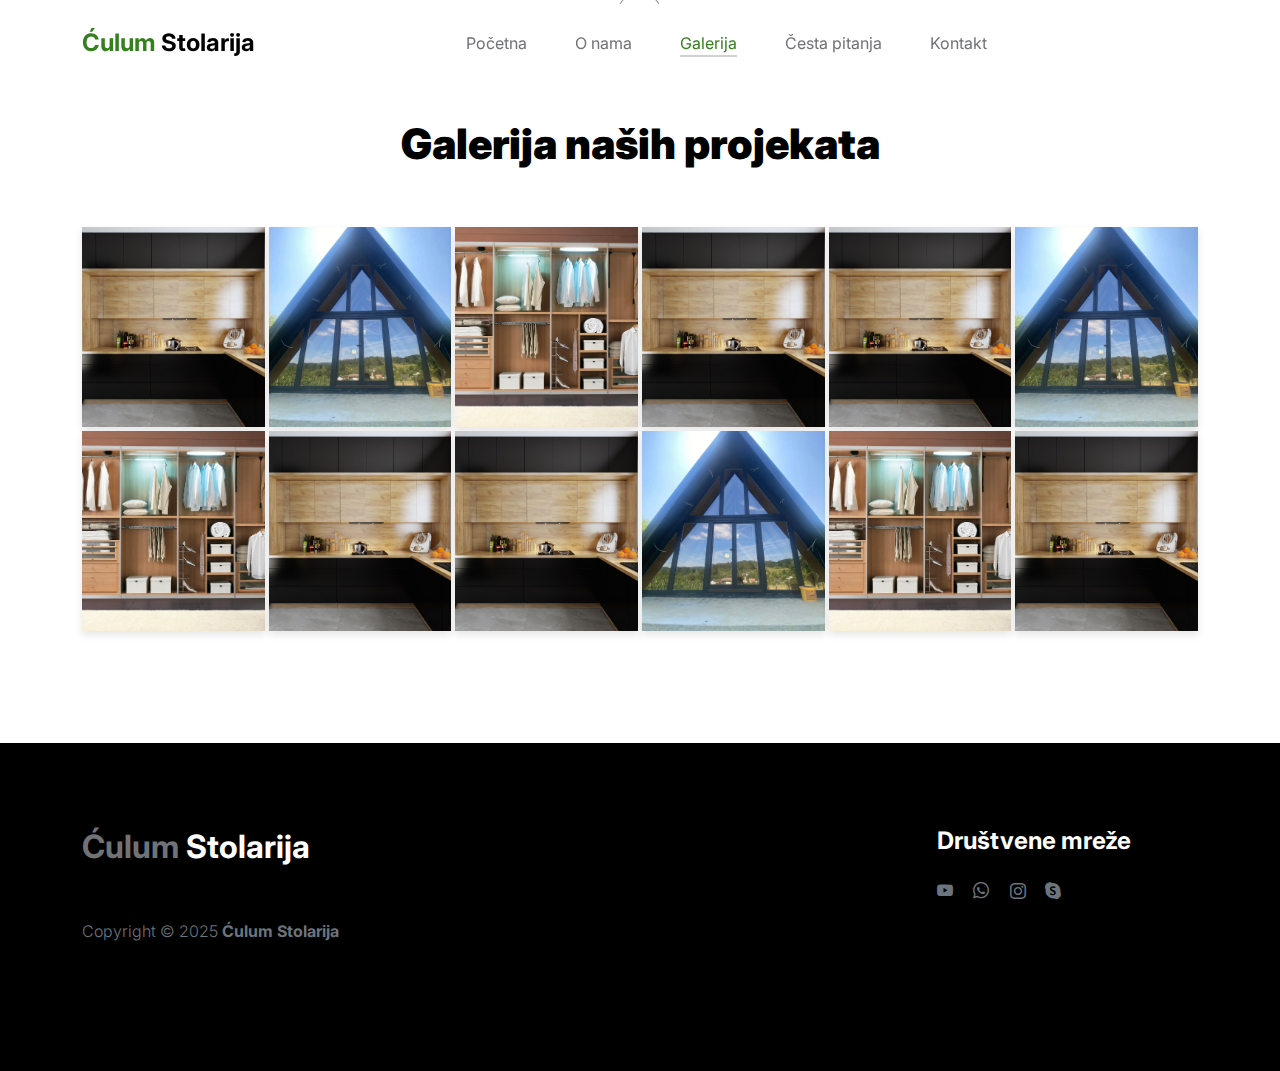
<file: gallery.html>
<!DOCTYPE html>
<html lang="sr">
  <head>
    <meta charset="utf-8" />
    <meta
      name="viewport"
      content="width=device-width, initial-scale=1.0, maximum-scale=12.0, minimum-scale=.25, user-scalable=yes"
    />

    <meta
      name="description"
      content="Ćulum Stolarija - Vaš pouzdan partner za izradu nameštaja i vikendica po meri. Kvalitetna izrada, tradicionalno umeće i moderan dizajn."
    />
    <meta name="author" content="Ćulum Stolarija" />

    <title>Ćulum Stolarija - Galerija</title>

    <!-- CSS FILES -->
    <link rel="preconnect" href="https://fonts.googleapis.com" />
    <link rel="preconnect" href="https://fonts.gstatic.com" crossorigin />
    <link
      href="https://fonts.googleapis.com/css2?family=Inter:wght@100;300;400;700;900&display=swap"
      rel="stylesheet"
    />
    <link href="css/bootstrap.min.css" rel="stylesheet" />
    <link href="css/bootstrap-icons.css" rel="stylesheet" />
    <link rel="stylesheet" href="css/slick.css" />
    <link href="css/custom.css" rel="stylesheet" />
    <link href="css/gallery.css" rel="stylesheet" />
  </head>

  <body>
    <section class="preloader">
      <div class="spinner">
        <span class="sk-inner-circle"></span>
      </div>
    </section>

    <main>
      <nav class="navbar navbar-expand-lg">
        <div class="container">
          <button
            class="navbar-toggler"
            type="button"
            data-bs-toggle="collapse"
            data-bs-target="#navbarNav"
            aria-controls="navbarNav"
            aria-expanded="false"
            aria-label="Toggle navigation"
          >
            <span class="navbar-toggler-icon"></span>
          </button>

          <a class="navbar-brand" href="index.html">
            <strong><span>Ćulum</span> Stolarija</strong>
          </a>

          <div class="collapse navbar-collapse" id="navbarNav">
            <ul class="navbar-nav mx-auto">
              <li class="nav-item">
                <a class="nav-link" href="index.html">Početna</a>
              </li>
              <li class="nav-item">
                <a class="nav-link" href="about.html">O nama</a>
              </li>
              <li class="nav-item">
                <a class="nav-link active" href="gallery.html">Galerija</a>
              </li>
              <li class="nav-item">
                <a class="nav-link" href="faq.html">Česta pitanja</a>
              </li>
              <li class="nav-item">
                <a class="nav-link" href="contact.html">Kontakt</a>
              </li>
            </ul>
          </div>
        </div>
      </nav>

      <section class="featured-product section-padding">
        <div class="container">
          <div class="row g-1" id="galleryRow">
            <div class="col-12 text-center">
              <h2 class="mb-5">Galerija naših projekata</h2>
            </div>
            <!-- Thumbnails dynamically loaded here -->
          </div>
        </div>
      </section>

      <!-- Overlay for Full-Screen Carousel -->
      <div id="imageOverlay" class="image-overlay">
        <button
          id="closeOverlay"
          class="btn-close btn-close-white"
          aria-label="Close"
        ></button>
        <div id="imageCarousel" class="image-carousel">
          <!-- Carousel slides dynamically loaded -->
        </div>
      </div>
    </main>

    <footer class="site-footer">
      <div class="container">
        <div class="row">
          <div class="col-lg-3 col-10 me-auto mb-4">
            <h4 class="text-white mb-3">
              <a href="index.html">Ćulum</a> Stolarija
            </h4>
            <p class="copyright-text text-muted mt-lg-5 mb-4 mb-lg-0">
              Copyright © 2025 <strong>Ćulum Stolarija</strong>
            </p>
            <br />
          </div>
          <div class="col-lg-3 col-4">
            <h5 class="text-white mb-3">Društvene mreže</h5>
            <ul class="social-icon">
              <li><a href="#" class="social-icon-link bi-youtube"></a></li>
              <li><a href="#" class="social-icon-link bi-whatsapp"></a></li>
              <li><a href="#" class="social-icon-link bi-instagram"></a></li>
              <li><a href="#" class="social-icon-link bi-skype"></a></li>
            </ul>
          </div>
        </div>
      </div>
    </footer>

    <!-- JAVASCRIPT FILES -->
    <script src="js/jquery.min.js"></script>
    <script src="js/bootstrap.bundle.min.js"></script>
    <script src="js/Headroom.js"></script>
    <script src="js/jQuery.headroom.js"></script>
    <script src="js/slick.min.js"></script>
    <script src="js/custom.js"></script>
    <script src="js/gallery.js"></script>
  </body>
</html>
</file>
<file: css/custom.css>
/*---------------------------------------
  CUSTOM PROPERTIES ( VARIABLES )             
-----------------------------------------*/
:root {
  --white-color:                #FFFFFF;
  --primary-color:              #35801e;
  --section-bg-color:           #f0f8ff;
  --dark-color:                 #000000;
  --grey-color:                 #d0d1d1;
  --p-color:                    #717275;

  --body-font-family:           'Inter', sans-serif;

  --h5-font-size:               24px;
  --p-font-size:                20px;
  --copyright-text-font-size:   16px;
  --product-link-font-size:     14px;
  --custom-link-font-size:      12px;

  --font-weight-thin:           100;
  --font-weight-light:          300;
  --font-weight-normal:         400;
  --font-weight-bold:           700;
  --font-weight-black:          900;
}

body,
html {
  height: 100%;
}

html {
  scroll-behavior: smooth;
}

@media screen and (prefers-reduced-motion: reduce) {
  html {
    scroll-behavior: auto;
  }
}

body {
    background: var(--white-color);
    font-family: var(--body-font-family);    
    position: relative;
}

/*---------------------------------------
  TYPOGRAPHY               
-----------------------------------------*/

h2,
h3,
h4,
h5,
h6 {
  color: var(--dark-color);
  line-height: inherit;
}

h1,
h2,
h3,
h4,
h5,
h6 {
  font-weight: var(--font-weight-bold);
}

h1,
h2 {
  font-weight: var(--font-weight-black);
}

h1 {
  font-size: 64px;
  line-height: normal;
}

h2 {
  font-size: 42px;
}

h3 {
  font-size: 36px;
}

h4 {
  font-size: 32px;
}

h5 {
  font-size: 24px;
}

h6 {
  font-size: 20px;
}

p {
  color: var(--p-color);
  font-size: var(--p-font-size);
  font-weight: var(--font-weight-light);
}

a, 
button {
  touch-action: manipulation;
  transition: all 0.3s;
}

a {
  color: var(--p-color);
  text-decoration: none;
}

a:hover {
  color: var(--primary-color);
}

.text-primary {
  color: var(--primary-color) !important;
}

::selection {
  background: var(--primary-color);
  color: var(--white-color);
}

/*---------------------------------------
  CUSTOM LINK               
-----------------------------------------*/
.custom-link {
  color: var(--p-color);
  font-size: var(--custom-link-font-size);
  font-weight: var(--font-weight-bold);
  text-transform: uppercase;
  position: relative;
}

.custom-link i {
  position: absolute;
  opacity: 0;
  bottom: 0;
  left: 100%;
  transition: all 0.3s;
  line-height: normal;
}

.custom-link:hover i {
  opacity: 1;
  left: 101%;
}

.lead {
  font-size: 1.5rem;
  font-weight: var(--font-weight-thin);
}

b,
strong {
  font-weight: var(--font-weight-bold);
}

/*---------------------------------------
  PRE LOADER               
-----------------------------------------*/
.preloader {
  position: fixed;
  top: 0;
  left: 0;
  width: 100%;
  height: 100%;
  z-index: 99999;
  display: flex;
  flex-flow: row nowrap;
  justify-content: center;
  align-items: center;
  background: none repeat scroll 0 0 var(--white-color);
}

.spinner {
  border: 1px solid transparent;
  border-radius: 5px;
  position: relative;
}

.spinner::before {
  content: '';
  box-sizing: border-box;
  position: absolute;
  top: 50%;
  left: 50%;
  width: 45px;
  height: 45px;
  margin-top: -10px;
  margin-left: -23px;
  border-radius: 50%;
  border: 1px solid #959595;
  border-top-color: var(--white-color);
  animation: spinner .9s linear infinite;
}

@keyframes spinner {
  to {transform: rotate(360deg);}
}

/*---------------------------------------
  CUSTOM BUTTON & ICON              
-----------------------------------------*/
.custom-btn {
  background: var(--dark-color);
  border-radius: 50px;
  color: var(--white-color);
  font-size: var(--copyright-text-font-size);
  text-transform: uppercase;
  padding: 16.50px 20px;
}

.social-btn {
  background: transparent;
  border: 1px solid var(--grey-color);
  color: var(--dark-color);
  text-transform: none;
}

.social-btn:hover {
  border-color: transparent;
}

.cart-form-select {
  border-radius: 0;
  padding-top: 15px;
  padding-bottom: 15px;
}

.cart-btn {
  border-radius: 0;
  width: 100%;
  font-size: var(--product-link-font-size);
}

.custom-btn:hover,
.slick-slideshow .custom-btn:hover {
  background: var(--primary-color);
  color: var(--white-color);
}

.custom-icon {
  color: var(--p-color);
  font-size: 24px;
}

.custom-icon {
  display: inline-block;
  vertical-align: middle;
}

.bi-bag.custom-icon {
  font-size: 17px;
}

.featured-icon {
  color: var(--grey-color);
  font-size: 52px;
}

/*---------------------------------------
  DIV SEPARATOR               
-----------------------------------------*/
.div-separator {
  position: relative;
}

.div-separator::before {
  content: "";
  height: 1px;
  background: var(--grey-color);
  display: block;
  width: 100%;
}

.div-separator span {
  position: absolute;
  top: 50%;
  margin-left: -22.5px;
  left: 50%;
  text-align: center;
  background: var(--white-color);
  margin-top: -11px;
  color: var(--dark-color);
  font-weight: var(--font-weight-bold);
  font-size: 14px;
  width: 35px;
  text-transform: uppercase;
}

/*---------------------------------------
  FULL IMAGE               
-----------------------------------------*/
.full-image-img {
  display: block;
  position: absolute;
  z-index: -1;
  right: 0;
  width: 100%;
  bottom: -120px;
  min-width: 650px;
}

@media (min-width: 1600px) {
  .full-image-img {
    bottom: -200px;
  }
}

/*---------------------------------------
  NAVIGATION               
-----------------------------------------*/
.navbar {
  background: var(--white-color);
  position: fixed;
  top: 0;
  right: 0;
  left: 0;
  padding: 25px 0;
  z-index: 2;
  will-change: transform;
  transition: transform 300ms linear;
}

.navbar span, h2 span, h4 span {
	color: var(--primary-color);
}

.navbar.headroom--not-top {
  padding: 20px 0;
}

.headroom--pinned {
  transform: translate(0, 0);
}

.headroom--unpinned {
  transform: translate(0, -150%);
}

.navbar-brand {
  color: var(--dark-color);
  font-size: 24px;
  font-weight: var(--font-weight-light);
  margin: 0;
  padding: 0;
}

.navbar-expand-lg .navbar-nav .nav-link {
  display: inline-block;
  padding: 0;
  margin-right: 1.5rem;
  margin-left: 1.5rem;
}

.nav-link {
  color: var(--p-color);
  font-size: 16px;
  position: relative;
}

.navbar .nav-link::after {
  position: absolute;
  top: 100%;
  left: 0;
  width: 100%;
  height: 2px;
  background: var(--grey-color);
  content: '';
  opacity: 0;
  -webkit-transition: opacity 0.3s, -webkit-transform 0.3s;
  -moz-transition: opacity 0.3s, -moz-transform 0.3s;
  transition: opacity 0.3s, transform 0.3s;
  -webkit-transform: translateY(10px);
  -moz-transform: translateY(10px);
  transform: translateY(10px);
}

.navbar .nav-link.active::after, 
.navbar .nav-link:hover::after {
  opacity: 1;
  -webkit-transform: translateY(0px);
  -moz-transform: translateY(0px);
  transform: translateY(0px);
}

.navbar .nav-link.active,
.navbar .nav-link:hover {
  color: var(--primary-color);
}

.nav-link:focus, 
.nav-link:hover {
  color: var(--p-color);
}

.navbar-toggler {
  border: 0;
  padding: 0;
  cursor: pointer;
  margin: 0;
  width: 30px;
  height: 35px;
  outline: none;
}

.navbar-toggler:focus {
  outline: none;
  box-shadow: none;
}

.navbar-toggler[aria-expanded="true"] .navbar-toggler-icon {
  background: transparent;
}

.navbar-toggler[aria-expanded="true"] .navbar-toggler-icon:before,
.navbar-toggler[aria-expanded="true"] .navbar-toggler-icon:after {
  transition: top 300ms 50ms ease, -webkit-transform 300ms 350ms ease;
  transition: top 300ms 50ms ease, transform 300ms 350ms ease;
  transition: top 300ms 50ms ease, transform 300ms 350ms ease, -webkit-transform 300ms 350ms ease;
  top: 0;
}

.navbar-toggler[aria-expanded="true"] .navbar-toggler-icon:before {
  transform: rotate(45deg);
}

.navbar-toggler[aria-expanded="true"] .navbar-toggler-icon:after {
  transform: rotate(-45deg);
}

.navbar-toggler .navbar-toggler-icon {
  background: var(--dark-color);
  transition: background 10ms 300ms ease;
  display: block;
  width: 30px;
  height: 2px;
  position: relative;
}

.navbar-toggler .navbar-toggler-icon::before,
.navbar-toggler .navbar-toggler-icon::after {
  transition: top 300ms 350ms ease, -webkit-transform 300ms 50ms ease;
  transition: top 300ms 350ms ease, transform 300ms 50ms ease;
  transition: top 300ms 350ms ease, transform 300ms 50ms ease, -webkit-transform 300ms 50ms ease;
  position: absolute;
  right: 0;
  left: 0;
  background: var(--dark-color);
  width: 30px;
  height: 2px;
  content: '';
}

.navbar-toggler .navbar-toggler-icon:before {
  top: -8px;
}

.navbar-toggler .navbar-toggler-icon:after {
  top: 8px;
}

/*---------------------------------------
  SITE HEADER              
-----------------------------------------*/
.site-header {
  background-color: var(--section-bg-color);
  position: relative;
  overflow: hidden;
  margin-top: 86px;
  text-align: left;
  background-color: #f8f9fa;
}

.site-header.section-padding {
  padding-top: 7rem;
  padding-bottom: 7rem;
}

.site-header.section-padding-img {
  padding-top: 1rem;
}

@media (min-width: 992px) {
  .site-header.section-padding-img {
    padding-top: 10rem;
    padding-bottom: 10rem;
  }
}

.header-image {
  position: absolute;
  top: 0;
  right: 0;
  width: 50%;
  height: 100%;
  object-fit: cover;
}

/*---------------------------------------
  SLICK SLIDESHOW               
-----------------------------------------*/
@media (min-width: 992px) {
  .slick-slideshow {
    height: 100vh;
  }
}

.slick-slideshow {
  margin-top: 86px;
}

.slick-title {
  color: var(--white-color);
}

.slick-custom {
  position: relative;
}

.slick-custom img {
  width: 100%;
  object-fit: cover;
}

.slick-bottom {
  background: linear-gradient(to top, var(--dark-color), transparent 90%);
  position: absolute;
  z-index: 2;
  bottom: 0;
  right: 0;
  left: 0;
  width: 100%;
  height: 100%;
}

.slick-bottom .container {
  position: absolute;
  top: 40%;
  left: 50%;
  transform: translate(-50%, -40%);
}

.slick-overlay {
  background: linear-gradient(to top, #000, transparent 120%);
  position: absolute;
  top: 0;
  right: 0;
  bottom: 0;
  left: 0;
}

.slick-slideshow .custom-btn {
  font-weight: var(--font-weight-bold);
  display: inline-block;
  padding-right: 32px;
  padding-left: 32px;
}

@media (min-width: 576px) {
  .slick-slideshow .slick-dots {
    max-width: 540px;
  }
}

@media (min-width: 768px) {
  .slick-slideshow .slick-dots {
    max-width: 720px;
  }
}

@media (min-width: 992px) {
  .slick-slideshow .slick-dots {
    max-width: 960px;
  }
}

@media (min-width: 1200px) {
  .slick-slideshow .slick-dots {
    max-width: 1140px;
  }
}

@media (min-width: 1400px) {
  .slick-slideshow .slick-dots {
    max-width: 1320px;
  }
}

.slick-slideshow .slick-dots {
  position: absolute;
  z-index: 2;
  top: 50%;
  left: 0;
  right: 0;
  transform: translate(0, -50%);
  margin: 0 auto;
  padding: 0;
}

.slick-slideshow .slick-dots li {
  background: transparent;
  border: 5px solid rgba(255, 255, 255, 0.35);
  border-radius: 100%;
  display: block;
  width: 30px;
  height: 30px;
  margin: 10px;
  padding: 5px;
  margin-left: auto;
  cursor: pointer;
}

.slick-slideshow .slick-dots button {
  background: transparent;
  border: none;
  color: transparent;
  display: block;
  width: 100%;
  height: 0;
  margin: 0;
  padding: 0;
  outline: none;
  height: 0;
}

.slick-slideshow .slick-dots li:hover,
.slick-slideshow .slick-dots .slick-active {
  background: var(--white-color);
}

/*---------------------------------------
  CUSTOM CIRCLE IMAGES               
-----------------------------------------*/

.custom-circle-image {
  border-radius: 100px;
  width: 55px;
  height: 55px;
}

.custom-circle-image.team-image {
  width: 85px;
  height: auto;
}

/*---------------------------------------
  TESTIMONIAL               
-----------------------------------------*/
.slick-testimonial .slick-list,
.slick-testimonial .slick-track {
  height: 100%;
}

.slick-testimonial {
  margin: auto;
}

.slick-testimonial-caption {
  quotes: '❝' '❞';
  position: relative;
  padding: 5rem 7rem;
}

.slick-testimonial-caption::before {
  content: open-quote;
  display: inline-block;
  color: var(--primary-color);
  font-family: auto;
  font-size: 100px;
  height: 0;
  position: absolute;
  top: 0;
  left: 0;
}

.slick-testimonial .slick-dots {
  text-align: center;
}

.slick-testimonial .slick-dots li {
  background: var(--grey-color);
  display: inline-block;
  vertical-align: top;
  width: 16%;
  height: 1px;
}

.slick-testimonial .slick-dots button {
  background: transparent;
  border: none;
  color: transparent;
  display: block;
  width: 100%;
  height: 0;
  margin: 0;
  padding: 0;
}

.slick-testimonial .slick-dots li:hover,
.slick-testimonial .slick-dots .slick-active {
  background: var(--dark-color);
}

/*---------------------------------------
  SECTION               
-----------------------------------------*/
section {
  content-visibility: auto;
  contain-intrinsic-size: 700px;
}

.section-padding {
  padding-top: 7rem;
  padding-bottom: 7rem;
}

.featured {
  background: var(--section-bg-color);
}

/*---------------------------------------
  ABOUT               
-----------------------------------------*/
.about .nav-pills .nav-item {
  width: 100%;
}

.about .nav-pills .nav-link {
  color: var(--grey-color);
  font-size: 18px;
  font-weight: var(--font-weight-bold);
  border-left: 1px solid var(--grey-color);
  border-radius: 0;
  padding-right: 0;
}

.about .nav-pills .nav-link:hover,
.about .nav-pills .nav-link.active, 
.about .nav-pills .show>.nav-link {
  background: transparent;
  border-left-color: var(--primary-color);
  color: var(--primary-color);
}

/*---------------------------------------
  FAQ ACCORDION               
-----------------------------------------*/
.accordion-item {
  background-color: transparent;
  border-top: 0;
  border-right: 0;
  border-left: 0;
}

.accordion-button {
  background-color: transparent;
  box-shadow: none;
}

.accordion-button:not(.collapsed) {
  background: transparent;
  box-shadow: none;
}

button:focus:not(:focus-visible) {
  border-color: transparent;
  box-shadow: none;
}

.accordion-body {
  border-top: 1px solid rgba(0,0,0,.125);
}

.accordion-button {
  font-size: 1.5rem;
  font-weight: var(--font-weight-normal);
  padding-top: 1.5rem;
  padding-right: 0;
  padding-bottom: 1.5rem;
  padding-left: 0;
}

.accordion-body {
  padding: 2rem 0;
}

/*---------------------------------------
  TEAM MEMBERS               
-----------------------------------------*/
.team {
  background: var(--grey-color);
}

.team-thumb {
  background: var(--white-color);
  position: relative;
  border-radius: .25rem;
  padding: 42px 32px;
}

.team-info {
  width: 100%;
}

.custom-modal-btn {
  background: var(--grey-color);
  color: var(--white-color);
  position: absolute;
  top: 0;
  right: 0;
  bottom: 0;
  margin: auto 32px;
  width: 42px;
  height: 42px;
}

.modal-body {
  padding: 4rem;
}

.modal-header {
  padding-top: 7rem;
  padding-bottom: 5rem;
}

.modal-header .btn-close {
  position: absolute;
  top: 0;
  right: 0;
  font-size: 24px;
  margin: 32px;
}

#cart-modal .modal-header .btn-close {
  z-index: 2;
  margin: 22px;
}

#cart-modal .modal-header {
  border-bottom: 0;
  padding: 0;
}

#cart-modal .modal-footer {
  padding: 2rem 4rem;
}

/*---------------------------------------
  SKILL - PROGRESS BAR               
-----------------------------------------*/
.skill-thumb strong {
  display: inline-block;
  margin-bottom: 6px;
}

.skill-thumb span {
  color: var(--dark-color);
  font-size: 24px;
  font-weight: var(--font-weight-bold);
}

.skill-thumb .progress {
  background: var(--white-color);
  box-shadow: none;
  border-radius: 100px;
  height: 1px;
  margin-bottom: 16px;
}

.skill-thumb .progress .progress-bar-primary {
  background: var(--grey-color);
}

/*---------------------------------------
  PRODUCT               
-----------------------------------------*/
.front-product {
  background: var(--section-bg-color);
}

.product-thumb {
  background: var(--white-color);
  position: relative;
  transition: all 0.5s ease-out;
}

.product-image {
  width: 100%;
  height: 250px;
  object-fit: cover;
  object-position: center; 
  transition: all 0.5s ease-out;
}

.product-thumb:hover .product-image {
  box-shadow: 0 1rem 3rem rgba(0,0,0,.175);
}

.product-top {
  position: absolute;
  top: 0;
  right: 0;
  left: 0;
  margin: 20px;
}

.product-info {
  padding: 30px 20px;
}

.product-description,
.product-cart-thumb {
  padding: 0 20px;
}

.product-icon {
  color: var(--white-color);
}

.product-title-link {
  color: var(--dark-color);
}

.product-additional-link {
  display: inline-block;
  vertical-align: top;
  font-size: var(--product-link-font-size);
  margin-top: 32px;
  margin-right: 12px;
}

.product-alert {
  background: var(--white-color);
  color: var(--p-color);
  font-size: var(--custom-link-font-size);
  font-weight: var(--font-weight-bold);
  padding: 3px 10px;
}

.product-p {
  font-size: var(--product-link-font-size);
}

.view-all {
  text-transform: uppercase;
  color: var(--p-color);
  font-size: 13px;
  font-weight: var(--font-weight-bold);
  border-bottom: 2px solid var(--grey-color);
  padding-bottom: 6px;
}

/*---------------------------------------
  CONTACT              
-----------------------------------------*/
.contact-info {
  padding: 40px;
}

.contact-form .form-control {
  border-color: var(--grey-color);
  font-weight: var(--font-weight-normal);
}

.form-floating>label {
  color: var(--grey-color);
  font-weight: var(--font-weight-normal);
}

.contact-form button[type='submit'] {
  background: var(--dark-color);
  border: none;
  border-radius: 100px;
  color: var(--white-color);
  font-weight: var(--font-weight-bold);
  text-transform: uppercase;
  padding: 16px;
}

.contact-form button[type='submit']:hover {
  background: var(--primary-color);
}

/*---------------------------------------
  SITE FOOTER               
-----------------------------------------*/
.site-footer {
  background: var(--dark-color);
  padding-top: 5rem;
  padding-bottom: 5rem;
}

.footer-menu {
  margin: 0;
  padding: 0;
}

.footer-menu-item {
  display: block;
  width: 50%;
}

.footer-menu-link {
  color: #6c757d;
  font-weight: var(--font-weight-light);
  display: inline-block;
  vertical-align: top;
  margin-top: 4px;
  margin-bottom: 4px;
}

.site-footer .social-icon-link {
  margin-top: 4px;
}

.site-footer .social-icon-link:hover,
.footer-menu-link:hover {
  color: var(--white-color);
}

.copyright-text {
  font-size: var(--copyright-text-font-size);
}

/*---------------------------------------
  SOCIAL ICON               
-----------------------------------------*/
.social-icon {
  margin: 0;
  padding: 0;
}

.social-icon li {
  list-style: none;
  display: inline-block;
  vertical-align: top;
}

.social-icon-link {
  color: #6c757d;
  font-size: 1rem;
  display: inline-block;
  vertical-align: top;
  margin-bottom: 4px;
  margin-right: 15px;
}

.social-icon-link:hover {
  color: var(--primary-color);
}

/*---------------------------------------
  RESPONSIVE STYLES               
-----------------------------------------*/
@media screen and (max-width: 1200px) {
  h1 {
    font-size: 62px;
  }
}

@media screen and (max-width: 991px) {
  h1 {
    font-size: 42px;
    margin-bottom: 0;
  }

  h2 {
    font-size: 36px;
  }

  h3 {
    font-size: 32px;
  }

  h4 {
    font-size: 28px;
  }

  h5 {
    font-size: 24px;
  }

  h6 {
    font-size: 20px;
  }

  .lead {
    font-size: 16px;
  }

  .navbar-expand-lg .navbar-nav .nav-link {
    margin-top: 1rem;
  }

  .site-header {
    background-position: bottom;
  }

  #cart-modal .modal-header .btn-close {
    margin: 22px 14px;
  }

  .custom-btn {
    font-size: 14px;
    padding: 13.5px 20px;
  }

  .slick-slideshow .custom-btn {
    padding-right: 27px;
    padding-left: 27px;
  }

  .social-login,
  .div-separator {
    width: 75% !important;
  }

  #cart-modal .modal-footer .row {
    width: 100% !important;
  }

  .site-header-image.section-padding {
    padding-bottom: 0;
  }

  .header-image {
      position: relative;
      top: auto;
      bottom: 0;
      left: 0;
      width: 100%;
      height: auto;
      max-height: 50vw;
      object-fit: cover;
      object-position: center;
  }

  .slick-testimonial-caption {
    padding: 6rem 3rem 4rem 3rem;
  }

  .slick-slideshow .slick-dots li {
    width: 25px;
    height: 25px;
  }

  .modal-header {
    padding-top: 6rem;
    padding-bottom: 2rem;
  }

  .modal-body {
    padding: 2rem;
  }

  #cart-modal .modal-footer {
    padding-right: 0;
    padding-left: 0;
  }

  #cart-modal .modal-body {
    padding: 4rem 2rem 2rem 2rem;
  }

  .full-image-img {
    bottom: 0;
  }
}
</file>
<file: css/gallery.css>
/* Thumbnail Styling */
.product-thumb {
  overflow: hidden;
  box-shadow: 0 4px 8px rgba(0, 0, 0, 0.1);
  cursor: pointer;
}

.product-thumb:hover {
  transform: scale(1.05);
  box-shadow: 0 6px 12px rgba(0, 0, 0, 0.15);
}

.product-image {
  object-fit: cover;
  width: 100%;
  height: 200px;
}

/* Overlay Styling */
.image-overlay {
  display: none;
  position: fixed;
  top: 0;
  left: 0;
  width: 100vw;
  height: 100vh;
  background: rgba(0, 0, 0, 0.8);
  z-index: 1000;
  display: flex;
  justify-content: center;
  align-items: center;
  padding: 20px;
}

.image-overlay,
.image-carousel,
.carousel-image,
.slick-slide img {
  user-select: none;
  touch-action: pinch-zoom;
}

/* Carousel Styling */
.image-carousel {
  max-width: 100vw;
  max-height: 90vh;
  width: 100%;
}

.carousel-image {
  max-width: 100vw;
  max-height: 80vh;
  object-fit: contain;
  width: 100%;
  height: auto;
}

/* Close Button */
.btn-close {
  position: absolute;
  top: 20px;
  right: 20px;
  z-index: 1100;
  width: 30px;
  height: 30px;
  filter: invert(1);
}

/* Arrow Buttons */
.slick-prev,
.slick-next {
  position: absolute;
  top: 50%;
  transform: translateY(-50%);
  border: none;
  cursor: pointer;
  border-radius: 50%;
  width: 40px;
  height: 40px;
  background: rgba(0, 0, 0, 0.6);
  display: flex;
  justify-content: center;
  align-items: center;
  z-index: 1100;
}

.slick-prev i,
.slick-next i {
  color: white;
  font-size: 20px;
}

.slick-prev:hover,
.slick-next:hover {
  background: rgba(0, 0, 0, 0.8);
}

.slick-prev {
  left: 20px;
}

.slick-next {
  right: 20px;
}

@media (max-width: 768px) {
  .slick-prev,
  .slick-next {
    display: none !important;
  }
}

/* Prevent body scroll */
body.overlay-open {
  overflow: hidden;
}

/* Ensure carousel images load */
.slick-slide img {
  display: block;
  width: 100%;
  height: auto;
}
</file>
